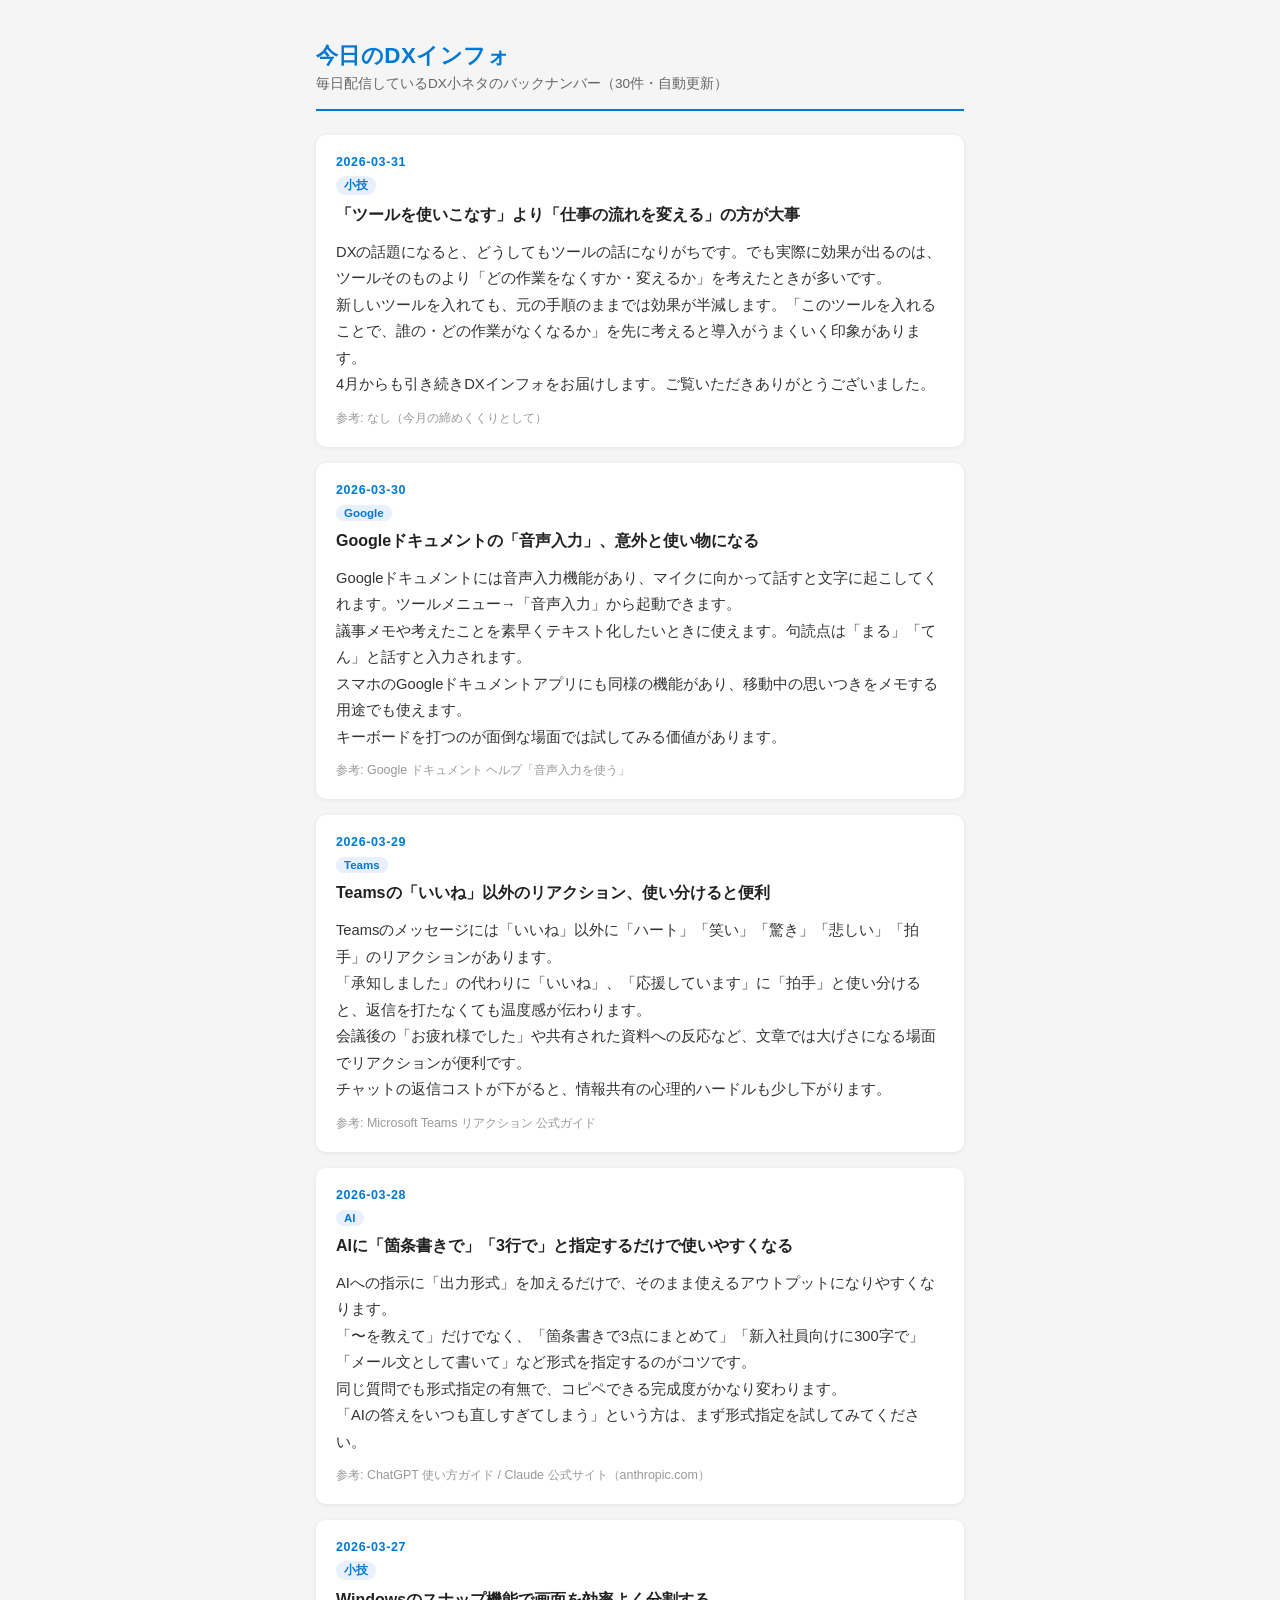
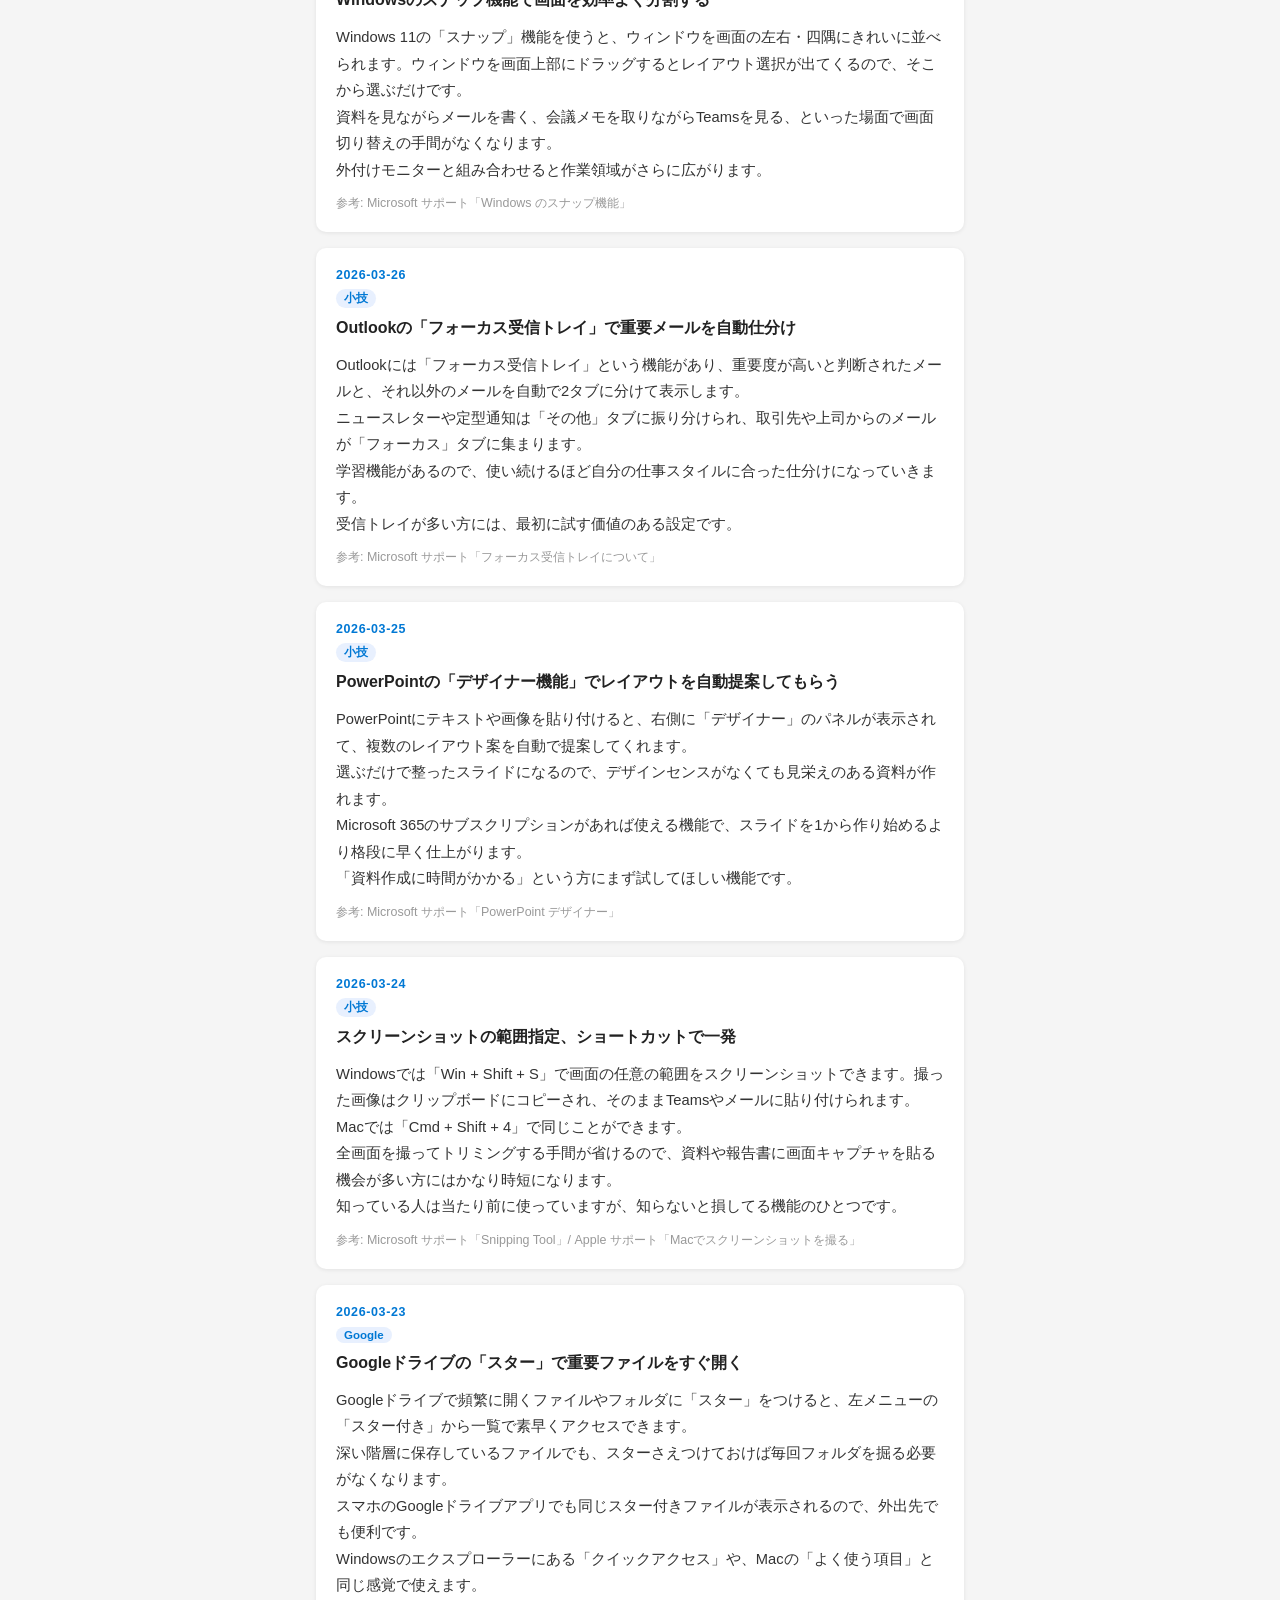
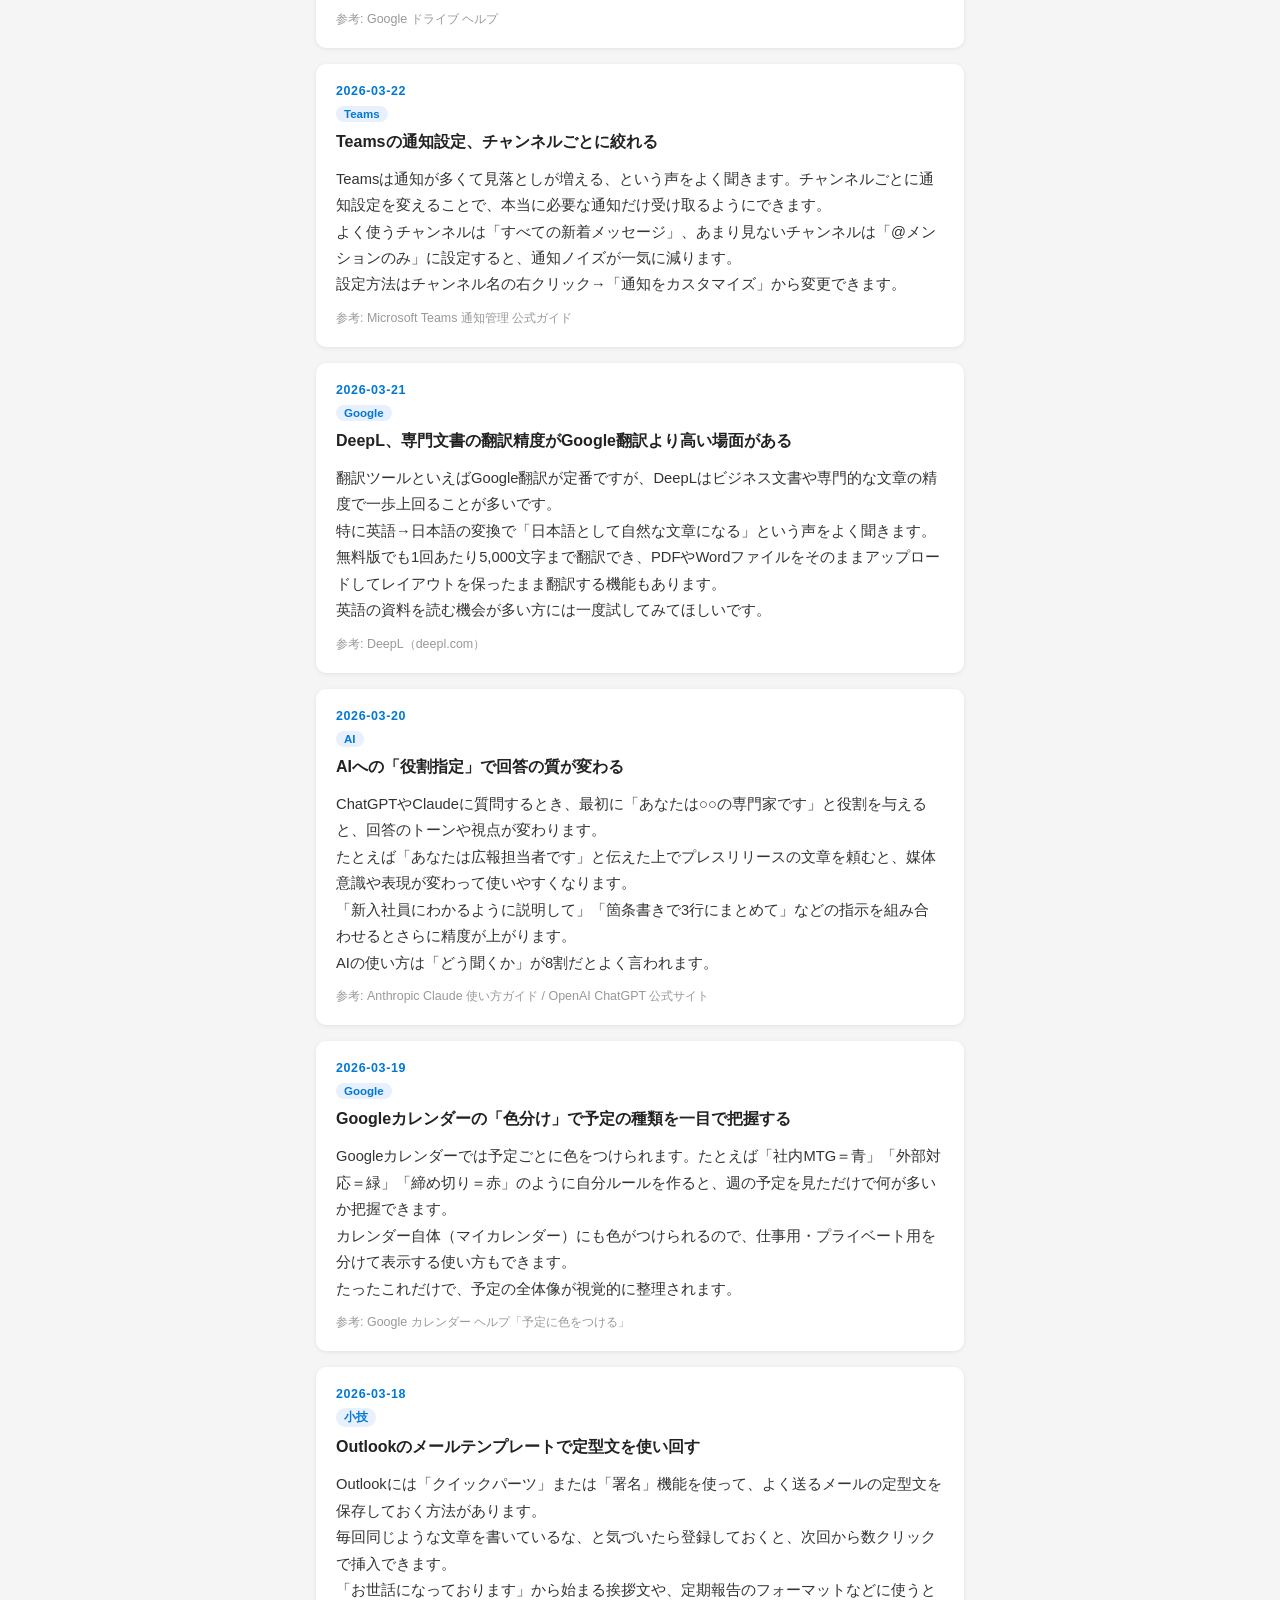
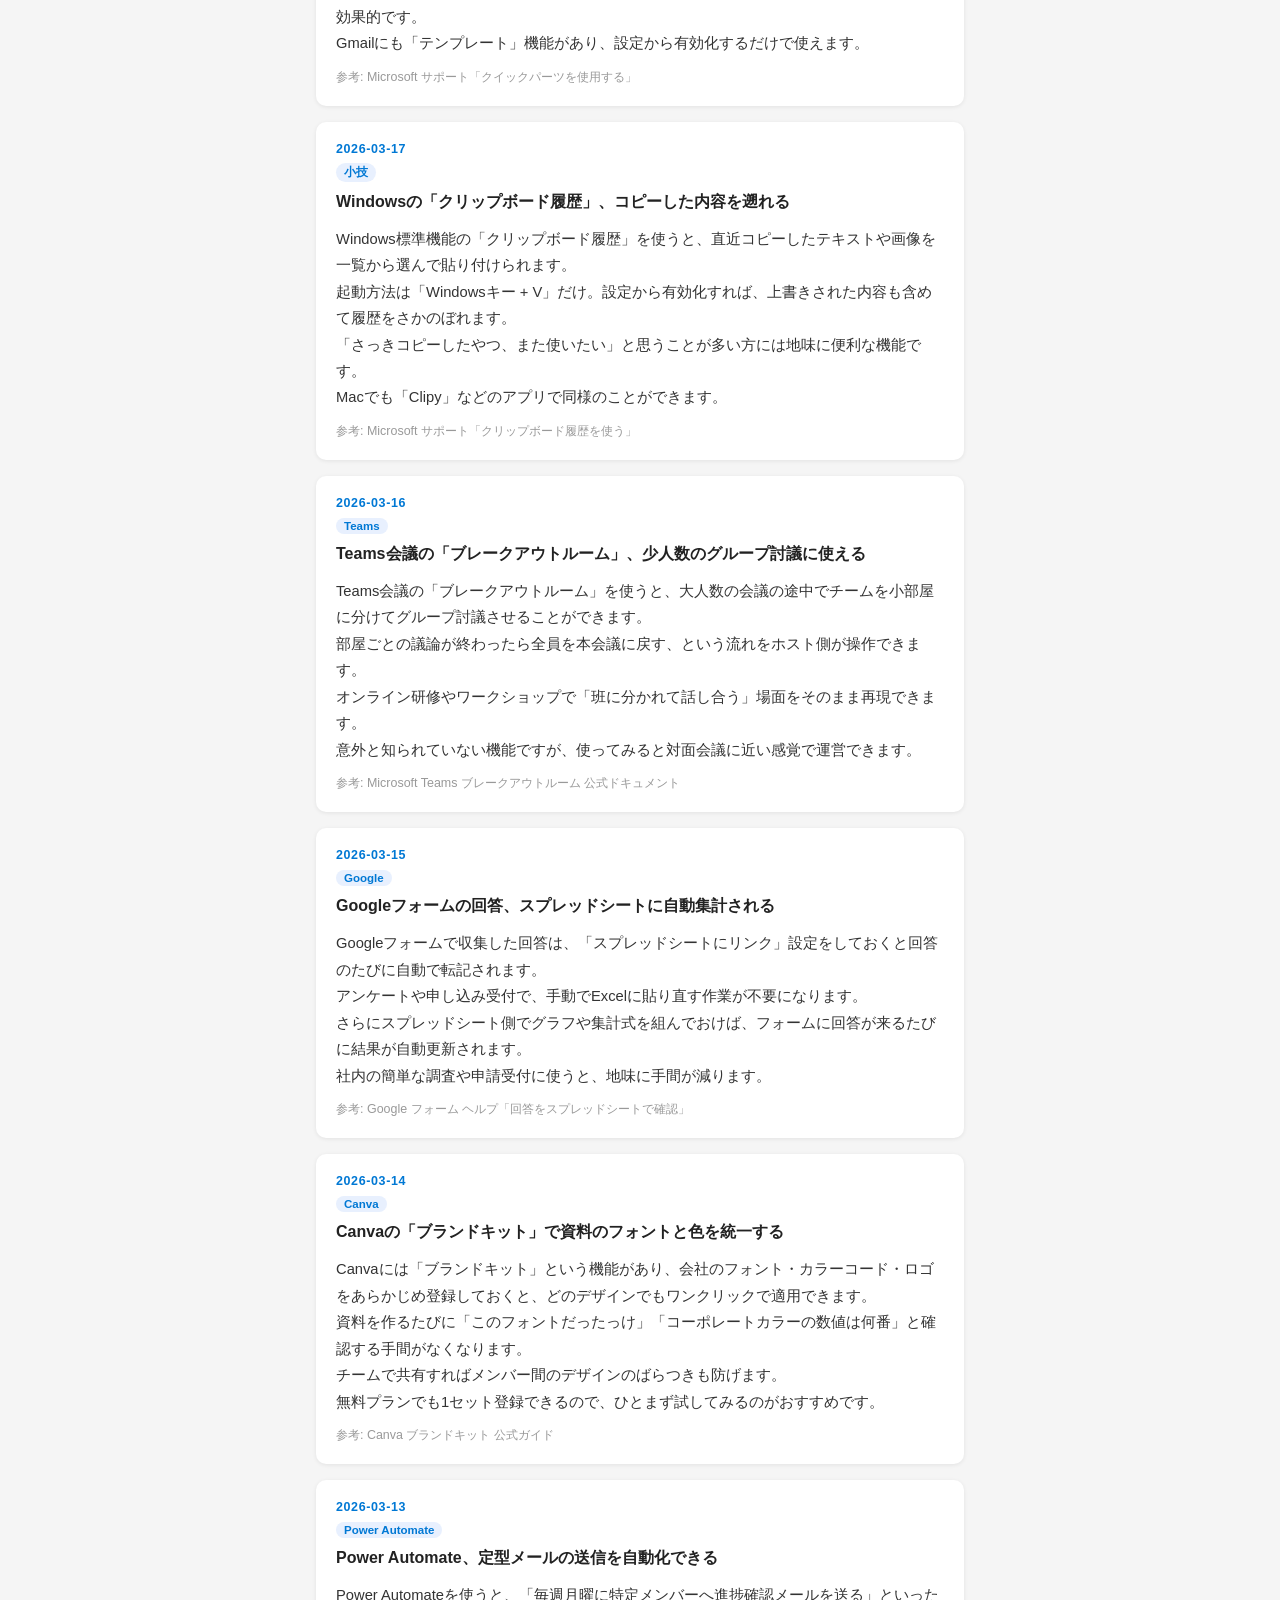
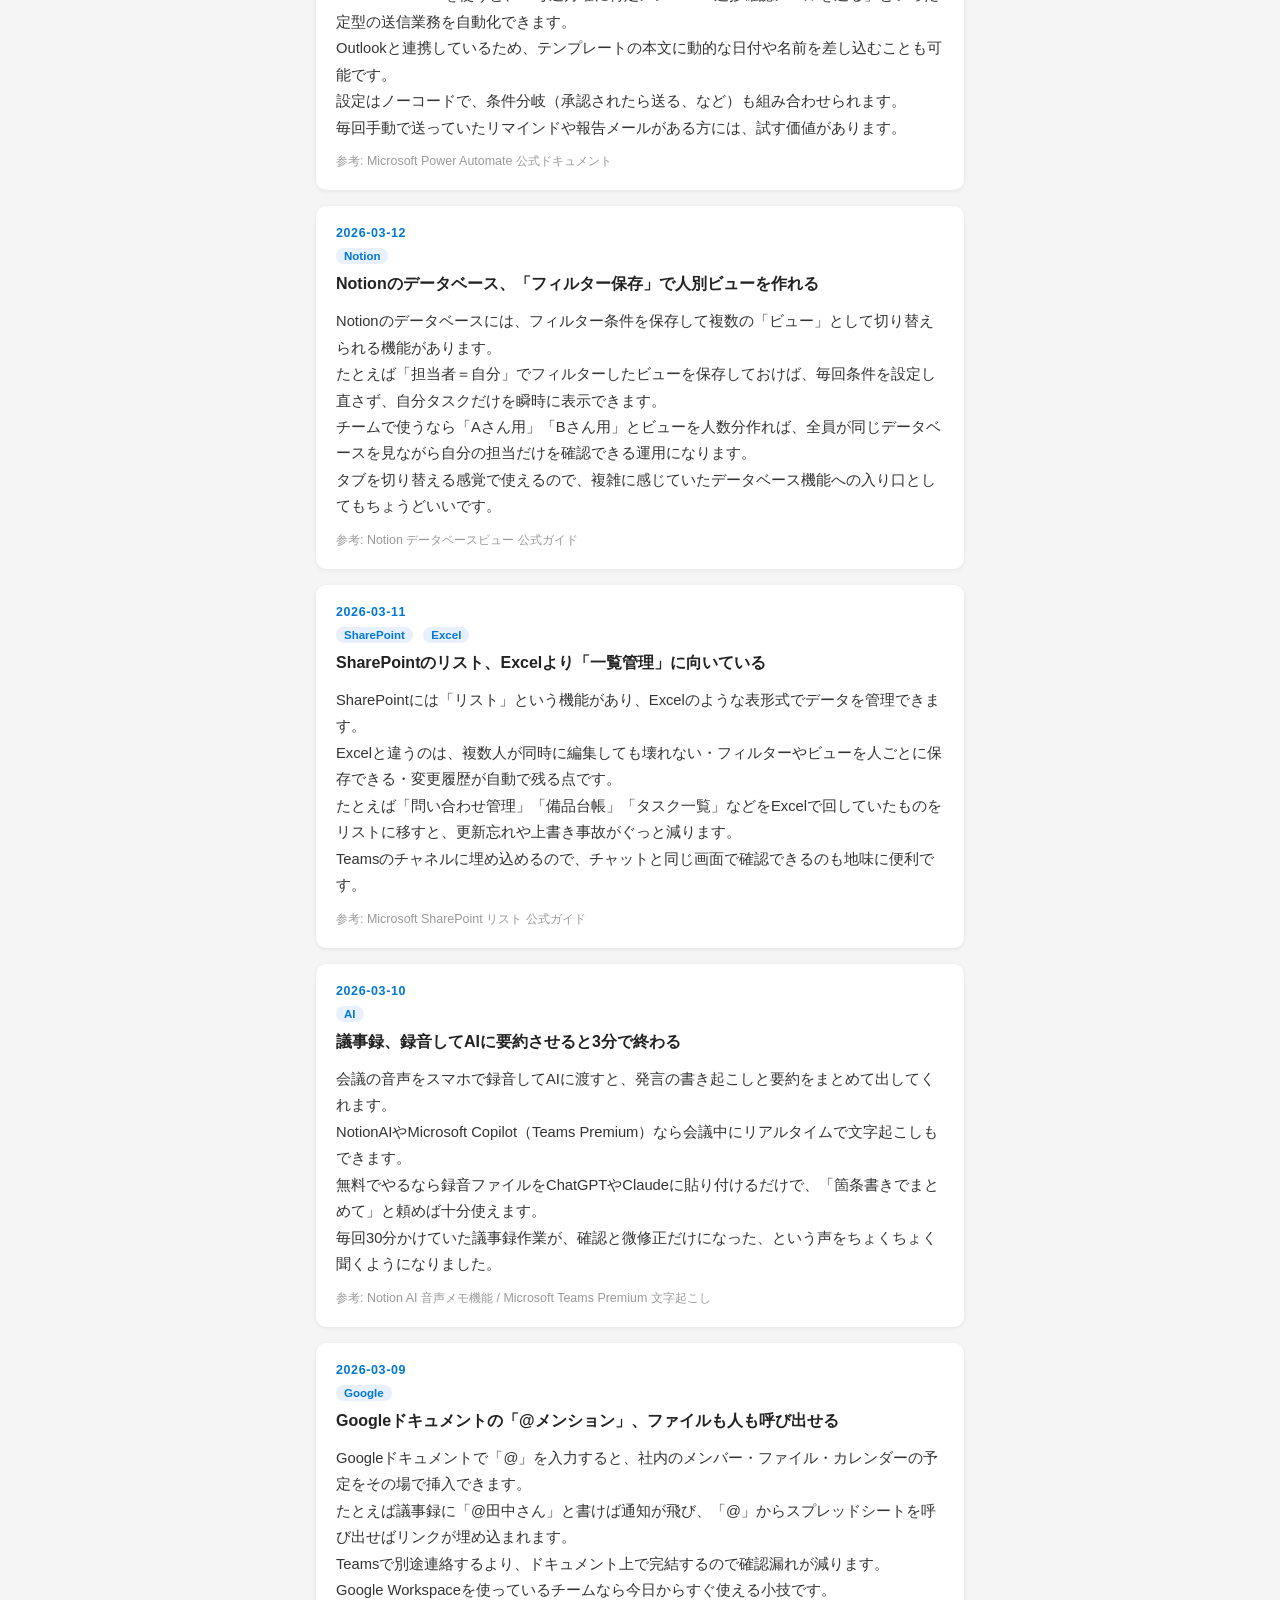
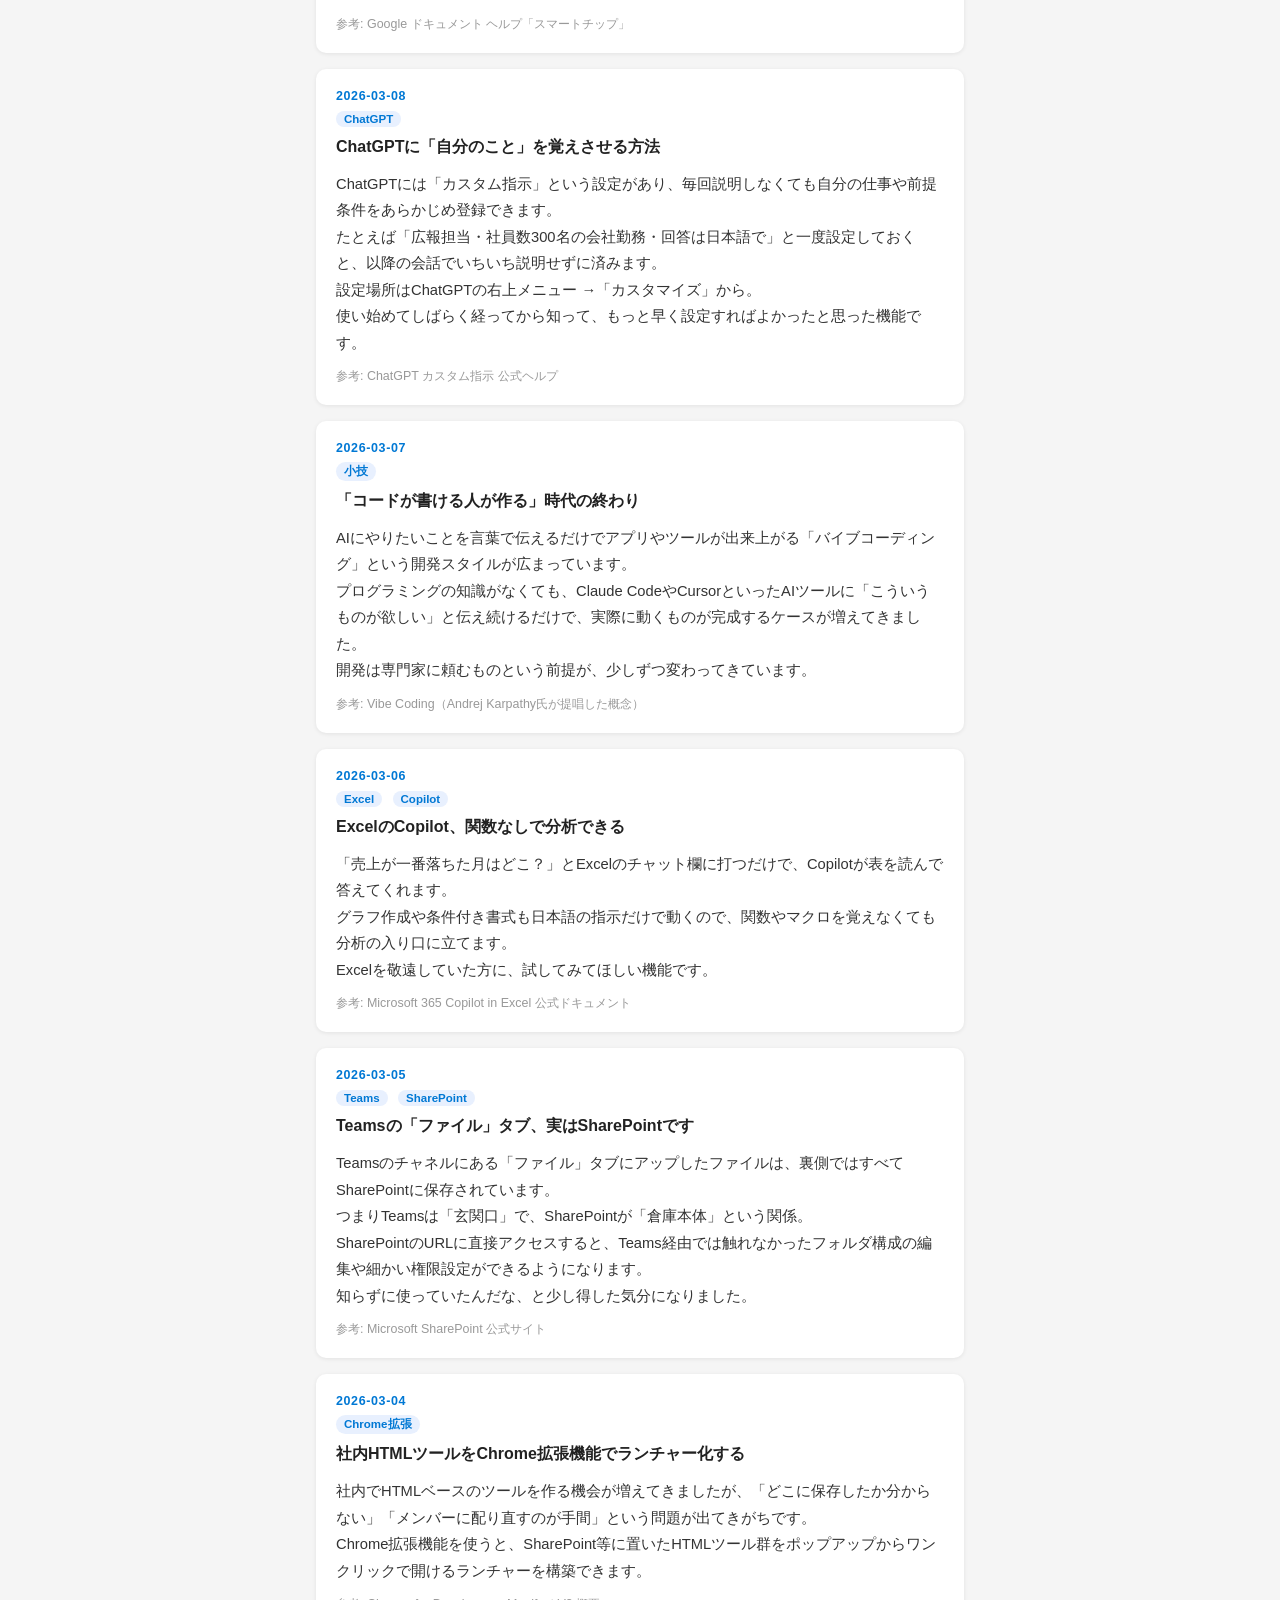
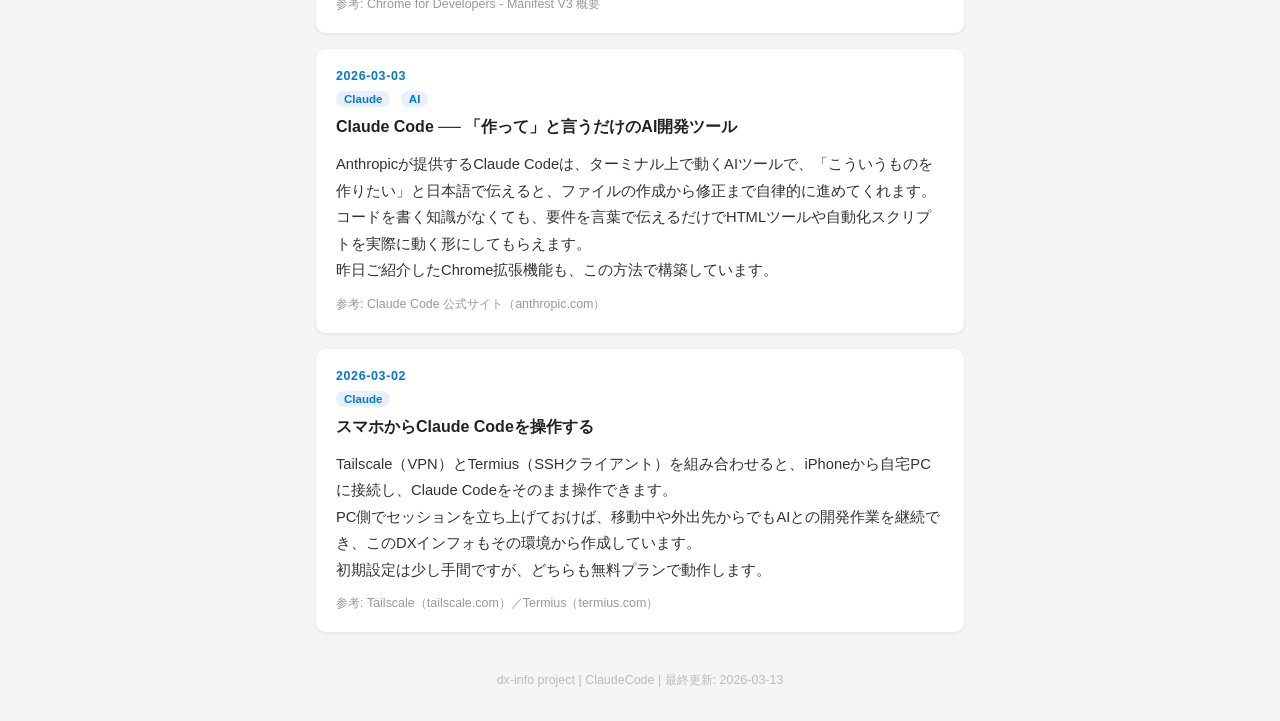
<file: tools/dx-info/index.html>
<!DOCTYPE html>
<html lang="ja">
<head>
  <meta charset="UTF-8">
  <meta name="viewport" content="width=device-width, initial-scale=1.0">
  <title>今日のDXインフォ バックナンバー</title>
  <style>
    * { box-sizing: border-box; margin: 0; padding: 0; }
    body {
      font-family: -apple-system, BlinkMacSystemFont, 'Hiragino Sans', 'Yu Gothic', sans-serif;
      background: #f5f5f5;
      color: #222;
      padding: 16px;
      max-width: 680px;
      margin: 0 auto;
    }
    header {
      padding: 24px 0 16px;
      border-bottom: 2px solid #0078d4;
      margin-bottom: 24px;
    }
    header h1 { font-size: 1.4rem; font-weight: 700; color: #0078d4; letter-spacing: 0.02em; }
    header p { font-size: 0.85rem; color: #666; margin-top: 4px; }
    .entry {
      background: #fff;
      border-radius: 10px;
      padding: 20px;
      margin-bottom: 16px;
      box-shadow: 0 1px 4px rgba(0,0,0,0.08);
    }
    .entry-date { font-size: 0.78rem; color: #0078d4; font-weight: 600; letter-spacing: 0.05em; margin-bottom: 6px; }
    .entry-title { font-size: 1rem; font-weight: 700; margin-bottom: 12px; line-height: 1.5; }
    .entry-body { font-size: 0.92rem; line-height: 1.8; color: #333; white-space: pre-wrap; }
    .entry-ref { font-size: 0.78rem; color: #999; margin-top: 12px; }
    .badge {
      display: inline-block;
      background: #e8f0fe;
      color: #0078d4;
      font-size: 0.72rem;
      font-weight: 600;
      padding: 2px 8px;
      border-radius: 20px;
      margin-right: 6px;
      margin-bottom: 8px;
    }
    footer { text-align: center; font-size: 0.78rem; color: #bbb; padding: 24px 0 16px; }
  </style>
</head>
<body>
<header>
  <h1>今日のDXインフォ</h1>
  <p>毎日配信しているDX小ネタのバックナンバー（30件・自動更新）</p>
</header>

<div class="entry">
  <div class="entry-date">2026-03-31</div>
  <span class="badge">小技</span>
  <div class="entry-title">「ツールを使いこなす」より「仕事の流れを変える」の方が大事</div>
  <div class="entry-body">DXの話題になると、どうしてもツールの話になりがちです。でも実際に効果が出るのは、ツールそのものより「どの作業をなくすか・変えるか」を考えたときが多いです。
新しいツールを入れても、元の手順のままでは効果が半減します。「このツールを入れることで、誰の・どの作業がなくなるか」を先に考えると導入がうまくいく印象があります。
4月からも引き続きDXインフォをお届けします。ご覧いただきありがとうございました。</div>
  <div class="entry-ref">参考: なし（今月の締めくくりとして）</div>
</div>

<div class="entry">
  <div class="entry-date">2026-03-30</div>
  <span class="badge">Google</span>
  <div class="entry-title">Googleドキュメントの「音声入力」、意外と使い物になる</div>
  <div class="entry-body">Googleドキュメントには音声入力機能があり、マイクに向かって話すと文字に起こしてくれます。ツールメニュー→「音声入力」から起動できます。
議事メモや考えたことを素早くテキスト化したいときに使えます。句読点は「まる」「てん」と話すと入力されます。
スマホのGoogleドキュメントアプリにも同様の機能があり、移動中の思いつきをメモする用途でも使えます。
キーボードを打つのが面倒な場面では試してみる価値があります。</div>
  <div class="entry-ref">参考: Google ドキュメント ヘルプ「音声入力を使う」</div>
</div>

<div class="entry">
  <div class="entry-date">2026-03-29</div>
  <span class="badge">Teams</span>
  <div class="entry-title">Teamsの「いいね」以外のリアクション、使い分けると便利</div>
  <div class="entry-body">Teamsのメッセージには「いいね」以外に「ハート」「笑い」「驚き」「悲しい」「拍手」のリアクションがあります。
「承知しました」の代わりに「いいね」、「応援しています」に「拍手」と使い分けると、返信を打たなくても温度感が伝わります。
会議後の「お疲れ様でした」や共有された資料への反応など、文章では大げさになる場面でリアクションが便利です。
チャットの返信コストが下がると、情報共有の心理的ハードルも少し下がります。</div>
  <div class="entry-ref">参考: Microsoft Teams リアクション 公式ガイド</div>
</div>

<div class="entry">
  <div class="entry-date">2026-03-28</div>
  <span class="badge">AI</span>
  <div class="entry-title">AIに「箇条書きで」「3行で」と指定するだけで使いやすくなる</div>
  <div class="entry-body">AIへの指示に「出力形式」を加えるだけで、そのまま使えるアウトプットになりやすくなります。
「〜を教えて」だけでなく、「箇条書きで3点にまとめて」「新入社員向けに300字で」「メール文として書いて」など形式を指定するのがコツです。
同じ質問でも形式指定の有無で、コピペできる完成度がかなり変わります。
「AIの答えをいつも直しすぎてしまう」という方は、まず形式指定を試してみてください。</div>
  <div class="entry-ref">参考: ChatGPT 使い方ガイド / Claude 公式サイト（anthropic.com）</div>
</div>

<div class="entry">
  <div class="entry-date">2026-03-27</div>
  <span class="badge">小技</span>
  <div class="entry-title">Windowsのスナップ機能で画面を効率よく分割する</div>
  <div class="entry-body">Windows 11の「スナップ」機能を使うと、ウィンドウを画面の左右・四隅にきれいに並べられます。ウィンドウを画面上部にドラッグするとレイアウト選択が出てくるので、そこから選ぶだけです。
資料を見ながらメールを書く、会議メモを取りながらTeamsを見る、といった場面で画面切り替えの手間がなくなります。
外付けモニターと組み合わせると作業領域がさらに広がります。</div>
  <div class="entry-ref">参考: Microsoft サポート「Windows のスナップ機能」</div>
</div>

<div class="entry">
  <div class="entry-date">2026-03-26</div>
  <span class="badge">小技</span>
  <div class="entry-title">Outlookの「フォーカス受信トレイ」で重要メールを自動仕分け</div>
  <div class="entry-body">Outlookには「フォーカス受信トレイ」という機能があり、重要度が高いと判断されたメールと、それ以外のメールを自動で2タブに分けて表示します。
ニュースレターや定型通知は「その他」タブに振り分けられ、取引先や上司からのメールが「フォーカス」タブに集まります。
学習機能があるので、使い続けるほど自分の仕事スタイルに合った仕分けになっていきます。
受信トレイが多い方には、最初に試す価値のある設定です。</div>
  <div class="entry-ref">参考: Microsoft サポート「フォーカス受信トレイについて」</div>
</div>

<div class="entry">
  <div class="entry-date">2026-03-25</div>
  <span class="badge">小技</span>
  <div class="entry-title">PowerPointの「デザイナー機能」でレイアウトを自動提案してもらう</div>
  <div class="entry-body">PowerPointにテキストや画像を貼り付けると、右側に「デザイナー」のパネルが表示されて、複数のレイアウト案を自動で提案してくれます。
選ぶだけで整ったスライドになるので、デザインセンスがなくても見栄えのある資料が作れます。
Microsoft 365のサブスクリプションがあれば使える機能で、スライドを1から作り始めるより格段に早く仕上がります。
「資料作成に時間がかかる」という方にまず試してほしい機能です。</div>
  <div class="entry-ref">参考: Microsoft サポート「PowerPoint デザイナー」</div>
</div>

<div class="entry">
  <div class="entry-date">2026-03-24</div>
  <span class="badge">小技</span>
  <div class="entry-title">スクリーンショットの範囲指定、ショートカットで一発</div>
  <div class="entry-body">Windowsでは「Win + Shift + S」で画面の任意の範囲をスクリーンショットできます。撮った画像はクリップボードにコピーされ、そのままTeamsやメールに貼り付けられます。
Macでは「Cmd + Shift + 4」で同じことができます。
全画面を撮ってトリミングする手間が省けるので、資料や報告書に画面キャプチャを貼る機会が多い方にはかなり時短になります。
知っている人は当たり前に使っていますが、知らないと損してる機能のひとつです。</div>
  <div class="entry-ref">参考: Microsoft サポート「Snipping Tool」/ Apple サポート「Macでスクリーンショットを撮る」</div>
</div>

<div class="entry">
  <div class="entry-date">2026-03-23</div>
  <span class="badge">Google</span>
  <div class="entry-title">Googleドライブの「スター」で重要ファイルをすぐ開く</div>
  <div class="entry-body">Googleドライブで頻繁に開くファイルやフォルダに「スター」をつけると、左メニューの「スター付き」から一覧で素早くアクセスできます。
深い階層に保存しているファイルでも、スターさえつけておけば毎回フォルダを掘る必要がなくなります。
スマホのGoogleドライブアプリでも同じスター付きファイルが表示されるので、外出先でも便利です。
Windowsのエクスプローラーにある「クイックアクセス」や、Macの「よく使う項目」と同じ感覚で使えます。</div>
  <div class="entry-ref">参考: Google ドライブ ヘルプ</div>
</div>

<div class="entry">
  <div class="entry-date">2026-03-22</div>
  <span class="badge">Teams</span>
  <div class="entry-title">Teamsの通知設定、チャンネルごとに絞れる</div>
  <div class="entry-body">Teamsは通知が多くて見落としが増える、という声をよく聞きます。チャンネルごとに通知設定を変えることで、本当に必要な通知だけ受け取るようにできます。
よく使うチャンネルは「すべての新着メッセージ」、あまり見ないチャンネルは「@メンションのみ」に設定すると、通知ノイズが一気に減ります。
設定方法はチャンネル名の右クリック→「通知をカスタマイズ」から変更できます。</div>
  <div class="entry-ref">参考: Microsoft Teams 通知管理 公式ガイド</div>
</div>

<div class="entry">
  <div class="entry-date">2026-03-21</div>
  <span class="badge">Google</span>
  <div class="entry-title">DeepL、専門文書の翻訳精度がGoogle翻訳より高い場面がある</div>
  <div class="entry-body">翻訳ツールといえばGoogle翻訳が定番ですが、DeepLはビジネス文書や専門的な文章の精度で一歩上回ることが多いです。
特に英語→日本語の変換で「日本語として自然な文章になる」という声をよく聞きます。
無料版でも1回あたり5,000文字まで翻訳でき、PDFやWordファイルをそのままアップロードしてレイアウトを保ったまま翻訳する機能もあります。
英語の資料を読む機会が多い方には一度試してみてほしいです。</div>
  <div class="entry-ref">参考: DeepL（deepl.com）</div>
</div>

<div class="entry">
  <div class="entry-date">2026-03-20</div>
  <span class="badge">AI</span>
  <div class="entry-title">AIへの「役割指定」で回答の質が変わる</div>
  <div class="entry-body">ChatGPTやClaudeに質問するとき、最初に「あなたは○○の専門家です」と役割を与えると、回答のトーンや視点が変わります。
たとえば「あなたは広報担当者です」と伝えた上でプレスリリースの文章を頼むと、媒体意識や表現が変わって使いやすくなります。
「新入社員にわかるように説明して」「箇条書きで3行にまとめて」などの指示を組み合わせるとさらに精度が上がります。
AIの使い方は「どう聞くか」が8割だとよく言われます。</div>
  <div class="entry-ref">参考: Anthropic Claude 使い方ガイド / OpenAI ChatGPT 公式サイト</div>
</div>

<div class="entry">
  <div class="entry-date">2026-03-19</div>
  <span class="badge">Google</span>
  <div class="entry-title">Googleカレンダーの「色分け」で予定の種類を一目で把握する</div>
  <div class="entry-body">Googleカレンダーでは予定ごとに色をつけられます。たとえば「社内MTG＝青」「外部対応＝緑」「締め切り＝赤」のように自分ルールを作ると、週の予定を見ただけで何が多いか把握できます。
カレンダー自体（マイカレンダー）にも色がつけられるので、仕事用・プライベート用を分けて表示する使い方もできます。
たったこれだけで、予定の全体像が視覚的に整理されます。</div>
  <div class="entry-ref">参考: Google カレンダー ヘルプ「予定に色をつける」</div>
</div>

<div class="entry">
  <div class="entry-date">2026-03-18</div>
  <span class="badge">小技</span>
  <div class="entry-title">Outlookのメールテンプレートで定型文を使い回す</div>
  <div class="entry-body">Outlookには「クイックパーツ」または「署名」機能を使って、よく送るメールの定型文を保存しておく方法があります。
毎回同じような文章を書いているな、と気づいたら登録しておくと、次回から数クリックで挿入できます。
「お世話になっております」から始まる挨拶文や、定期報告のフォーマットなどに使うと効果的です。
Gmailにも「テンプレート」機能があり、設定から有効化するだけで使えます。</div>
  <div class="entry-ref">参考: Microsoft サポート「クイックパーツを使用する」</div>
</div>

<div class="entry">
  <div class="entry-date">2026-03-17</div>
  <span class="badge">小技</span>
  <div class="entry-title">Windowsの「クリップボード履歴」、コピーした内容を遡れる</div>
  <div class="entry-body">Windows標準機能の「クリップボード履歴」を使うと、直近コピーしたテキストや画像を一覧から選んで貼り付けられます。
起動方法は「Windowsキー + V」だけ。設定から有効化すれば、上書きされた内容も含めて履歴をさかのぼれます。
「さっきコピーしたやつ、また使いたい」と思うことが多い方には地味に便利な機能です。
Macでも「Clipy」などのアプリで同様のことができます。</div>
  <div class="entry-ref">参考: Microsoft サポート「クリップボード履歴を使う」</div>
</div>

<div class="entry">
  <div class="entry-date">2026-03-16</div>
  <span class="badge">Teams</span>
  <div class="entry-title">Teams会議の「ブレークアウトルーム」、少人数のグループ討議に使える</div>
  <div class="entry-body">Teams会議の「ブレークアウトルーム」を使うと、大人数の会議の途中でチームを小部屋に分けてグループ討議させることができます。
部屋ごとの議論が終わったら全員を本会議に戻す、という流れをホスト側が操作できます。
オンライン研修やワークショップで「班に分かれて話し合う」場面をそのまま再現できます。
意外と知られていない機能ですが、使ってみると対面会議に近い感覚で運営できます。</div>
  <div class="entry-ref">参考: Microsoft Teams ブレークアウトルーム 公式ドキュメント</div>
</div>

<div class="entry">
  <div class="entry-date">2026-03-15</div>
  <span class="badge">Google</span>
  <div class="entry-title">Googleフォームの回答、スプレッドシートに自動集計される</div>
  <div class="entry-body">Googleフォームで収集した回答は、「スプレッドシートにリンク」設定をしておくと回答のたびに自動で転記されます。
アンケートや申し込み受付で、手動でExcelに貼り直す作業が不要になります。
さらにスプレッドシート側でグラフや集計式を組んでおけば、フォームに回答が来るたびに結果が自動更新されます。
社内の簡単な調査や申請受付に使うと、地味に手間が減ります。</div>
  <div class="entry-ref">参考: Google フォーム ヘルプ「回答をスプレッドシートで確認」</div>
</div>

<div class="entry">
  <div class="entry-date">2026-03-14</div>
  <span class="badge">Canva</span>
  <div class="entry-title">Canvaの「ブランドキット」で資料のフォントと色を統一する</div>
  <div class="entry-body">Canvaには「ブランドキット」という機能があり、会社のフォント・カラーコード・ロゴをあらかじめ登録しておくと、どのデザインでもワンクリックで適用できます。
資料を作るたびに「このフォントだったっけ」「コーポレートカラーの数値は何番」と確認する手間がなくなります。
チームで共有すればメンバー間のデザインのばらつきも防げます。
無料プランでも1セット登録できるので、ひとまず試してみるのがおすすめです。</div>
  <div class="entry-ref">参考: Canva ブランドキット 公式ガイド</div>
</div>

<div class="entry">
  <div class="entry-date">2026-03-13</div>
  <span class="badge">Power Automate</span>
  <div class="entry-title">Power Automate、定型メールの送信を自動化できる</div>
  <div class="entry-body">Power Automateを使うと、「毎週月曜に特定メンバーへ進捗確認メールを送る」といった定型の送信業務を自動化できます。
Outlookと連携しているため、テンプレートの本文に動的な日付や名前を差し込むことも可能です。
設定はノーコードで、条件分岐（承認されたら送る、など）も組み合わせられます。
毎回手動で送っていたリマインドや報告メールがある方には、試す価値があります。</div>
  <div class="entry-ref">参考: Microsoft Power Automate 公式ドキュメント</div>
</div>

<div class="entry">
  <div class="entry-date">2026-03-12</div>
  <span class="badge">Notion</span>
  <div class="entry-title">Notionのデータベース、「フィルター保存」で人別ビューを作れる</div>
  <div class="entry-body">Notionのデータベースには、フィルター条件を保存して複数の「ビュー」として切り替えられる機能があります。
たとえば「担当者＝自分」でフィルターしたビューを保存しておけば、毎回条件を設定し直さず、自分タスクだけを瞬時に表示できます。
チームで使うなら「Aさん用」「Bさん用」とビューを人数分作れば、全員が同じデータベースを見ながら自分の担当だけを確認できる運用になります。
タブを切り替える感覚で使えるので、複雑に感じていたデータベース機能への入り口としてもちょうどいいです。</div>
  <div class="entry-ref">参考: Notion データベースビュー 公式ガイド</div>
</div>

<div class="entry">
  <div class="entry-date">2026-03-11</div>
  <span class="badge">SharePoint</span>
    <span class="badge">Excel</span>
  <div class="entry-title">SharePointのリスト、Excelより「一覧管理」に向いている</div>
  <div class="entry-body">SharePointには「リスト」という機能があり、Excelのような表形式でデータを管理できます。
Excelと違うのは、複数人が同時に編集しても壊れない・フィルターやビューを人ごとに保存できる・変更履歴が自動で残る点です。
たとえば「問い合わせ管理」「備品台帳」「タスク一覧」などをExcelで回していたものをリストに移すと、更新忘れや上書き事故がぐっと減ります。
Teamsのチャネルに埋め込めるので、チャットと同じ画面で確認できるのも地味に便利です。</div>
  <div class="entry-ref">参考: Microsoft SharePoint リスト 公式ガイド</div>
</div>

<div class="entry">
  <div class="entry-date">2026-03-10</div>
  <span class="badge">AI</span>
  <div class="entry-title">議事録、録音してAIに要約させると3分で終わる</div>
  <div class="entry-body">会議の音声をスマホで録音してAIに渡すと、発言の書き起こしと要約をまとめて出してくれます。
NotionAIやMicrosoft Copilot（Teams Premium）なら会議中にリアルタイムで文字起こしもできます。
無料でやるなら録音ファイルをChatGPTやClaudeに貼り付けるだけで、「箇条書きでまとめて」と頼めば十分使えます。
毎回30分かけていた議事録作業が、確認と微修正だけになった、という声をちょくちょく聞くようになりました。</div>
  <div class="entry-ref">参考: Notion AI 音声メモ機能 / Microsoft Teams Premium 文字起こし</div>
</div>

<div class="entry">
  <div class="entry-date">2026-03-09</div>
  <span class="badge">Google</span>
  <div class="entry-title">Googleドキュメントの「@メンション」、ファイルも人も呼び出せる</div>
  <div class="entry-body">Googleドキュメントで「@」を入力すると、社内のメンバー・ファイル・カレンダーの予定をその場で挿入できます。
たとえば議事録に「@田中さん」と書けば通知が飛び、「@」からスプレッドシートを呼び出せばリンクが埋め込まれます。
Teamsで別途連絡するより、ドキュメント上で完結するので確認漏れが減ります。
Google Workspaceを使っているチームなら今日からすぐ使える小技です。</div>
  <div class="entry-ref">参考: Google ドキュメント ヘルプ「スマートチップ」</div>
</div>

<div class="entry">
  <div class="entry-date">2026-03-08</div>
  <span class="badge">ChatGPT</span>
  <div class="entry-title">ChatGPTに「自分のこと」を覚えさせる方法</div>
  <div class="entry-body">ChatGPTには「カスタム指示」という設定があり、毎回説明しなくても自分の仕事や前提条件をあらかじめ登録できます。
たとえば「広報担当・社員数300名の会社勤務・回答は日本語で」と一度設定しておくと、以降の会話でいちいち説明せずに済みます。
設定場所はChatGPTの右上メニュー →「カスタマイズ」から。
使い始めてしばらく経ってから知って、もっと早く設定すればよかったと思った機能です。</div>
  <div class="entry-ref">参考: ChatGPT カスタム指示 公式ヘルプ</div>
</div>

<div class="entry">
  <div class="entry-date">2026-03-07</div>
  <span class="badge">小技</span>
  <div class="entry-title">「コードが書ける人が作る」時代の終わり</div>
  <div class="entry-body">AIにやりたいことを言葉で伝えるだけでアプリやツールが出来上がる「バイブコーディング」という開発スタイルが広まっています。
プログラミングの知識がなくても、Claude CodeやCursorといったAIツールに「こういうものが欲しい」と伝え続けるだけで、実際に動くものが完成するケースが増えてきました。
開発は専門家に頼むものという前提が、少しずつ変わってきています。</div>
  <div class="entry-ref">参考: Vibe Coding（Andrej Karpathy氏が提唱した概念）</div>
</div>

<div class="entry">
  <div class="entry-date">2026-03-06</div>
  <span class="badge">Excel</span>
    <span class="badge">Copilot</span>
  <div class="entry-title">ExcelのCopilot、関数なしで分析できる</div>
  <div class="entry-body">「売上が一番落ちた月はどこ？」とExcelのチャット欄に打つだけで、Copilotが表を読んで答えてくれます。
グラフ作成や条件付き書式も日本語の指示だけで動くので、関数やマクロを覚えなくても分析の入り口に立てます。
Excelを敬遠していた方に、試してみてほしい機能です。</div>
  <div class="entry-ref">参考: Microsoft 365 Copilot in Excel 公式ドキュメント</div>
</div>

<div class="entry">
  <div class="entry-date">2026-03-05</div>
  <span class="badge">Teams</span>
    <span class="badge">SharePoint</span>
  <div class="entry-title">Teamsの「ファイル」タブ、実はSharePointです</div>
  <div class="entry-body">Teamsのチャネルにある「ファイル」タブにアップしたファイルは、裏側ではすべてSharePointに保存されています。
つまりTeamsは「玄関口」で、SharePointが「倉庫本体」という関係。
SharePointのURLに直接アクセスすると、Teams経由では触れなかったフォルダ構成の編集や細かい権限設定ができるようになります。
知らずに使っていたんだな、と少し得した気分になりました。</div>
  <div class="entry-ref">参考: Microsoft SharePoint 公式サイト</div>
</div>

<div class="entry">
  <div class="entry-date">2026-03-04</div>
  <span class="badge">Chrome拡張</span>
  <div class="entry-title">社内HTMLツールをChrome拡張機能でランチャー化する</div>
  <div class="entry-body">社内でHTMLベースのツールを作る機会が増えてきましたが、「どこに保存したか分からない」「メンバーに配り直すのが手間」という問題が出てきがちです。
Chrome拡張機能を使うと、SharePoint等に置いたHTMLツール群をポップアップからワンクリックで開けるランチャーを構築できます。</div>
  <div class="entry-ref">参考: Chrome for Developers - Manifest V3 概要</div>
</div>

<div class="entry">
  <div class="entry-date">2026-03-03</div>
  <span class="badge">Claude</span>
    <span class="badge">AI</span>
  <div class="entry-title">Claude Code ── 「作って」と言うだけのAI開発ツール</div>
  <div class="entry-body">Anthropicが提供するClaude Codeは、ターミナル上で動くAIツールで、「こういうものを作りたい」と日本語で伝えると、ファイルの作成から修正まで自律的に進めてくれます。
コードを書く知識がなくても、要件を言葉で伝えるだけでHTMLツールや自動化スクリプトを実際に動く形にしてもらえます。
昨日ご紹介したChrome拡張機能も、この方法で構築しています。</div>
  <div class="entry-ref">参考: Claude Code 公式サイト（anthropic.com）</div>
</div>

<div class="entry">
  <div class="entry-date">2026-03-02</div>
  <span class="badge">Claude</span>
  <div class="entry-title">スマホからClaude Codeを操作する</div>
  <div class="entry-body">Tailscale（VPN）とTermius（SSHクライアント）を組み合わせると、iPhoneから自宅PCに接続し、Claude Codeをそのまま操作できます。
PC側でセッションを立ち上げておけば、移動中や外出先からでもAIとの開発作業を継続でき、このDXインフォもその環境から作成しています。
初期設定は少し手間ですが、どちらも無料プランで動作します。</div>
  <div class="entry-ref">参考: Tailscale（tailscale.com）／Termius（termius.com）</div>
</div>

<footer>dx-info project | ClaudeCode | 最終更新: 2026-03-13</footer>
</body>
</html>
</file>
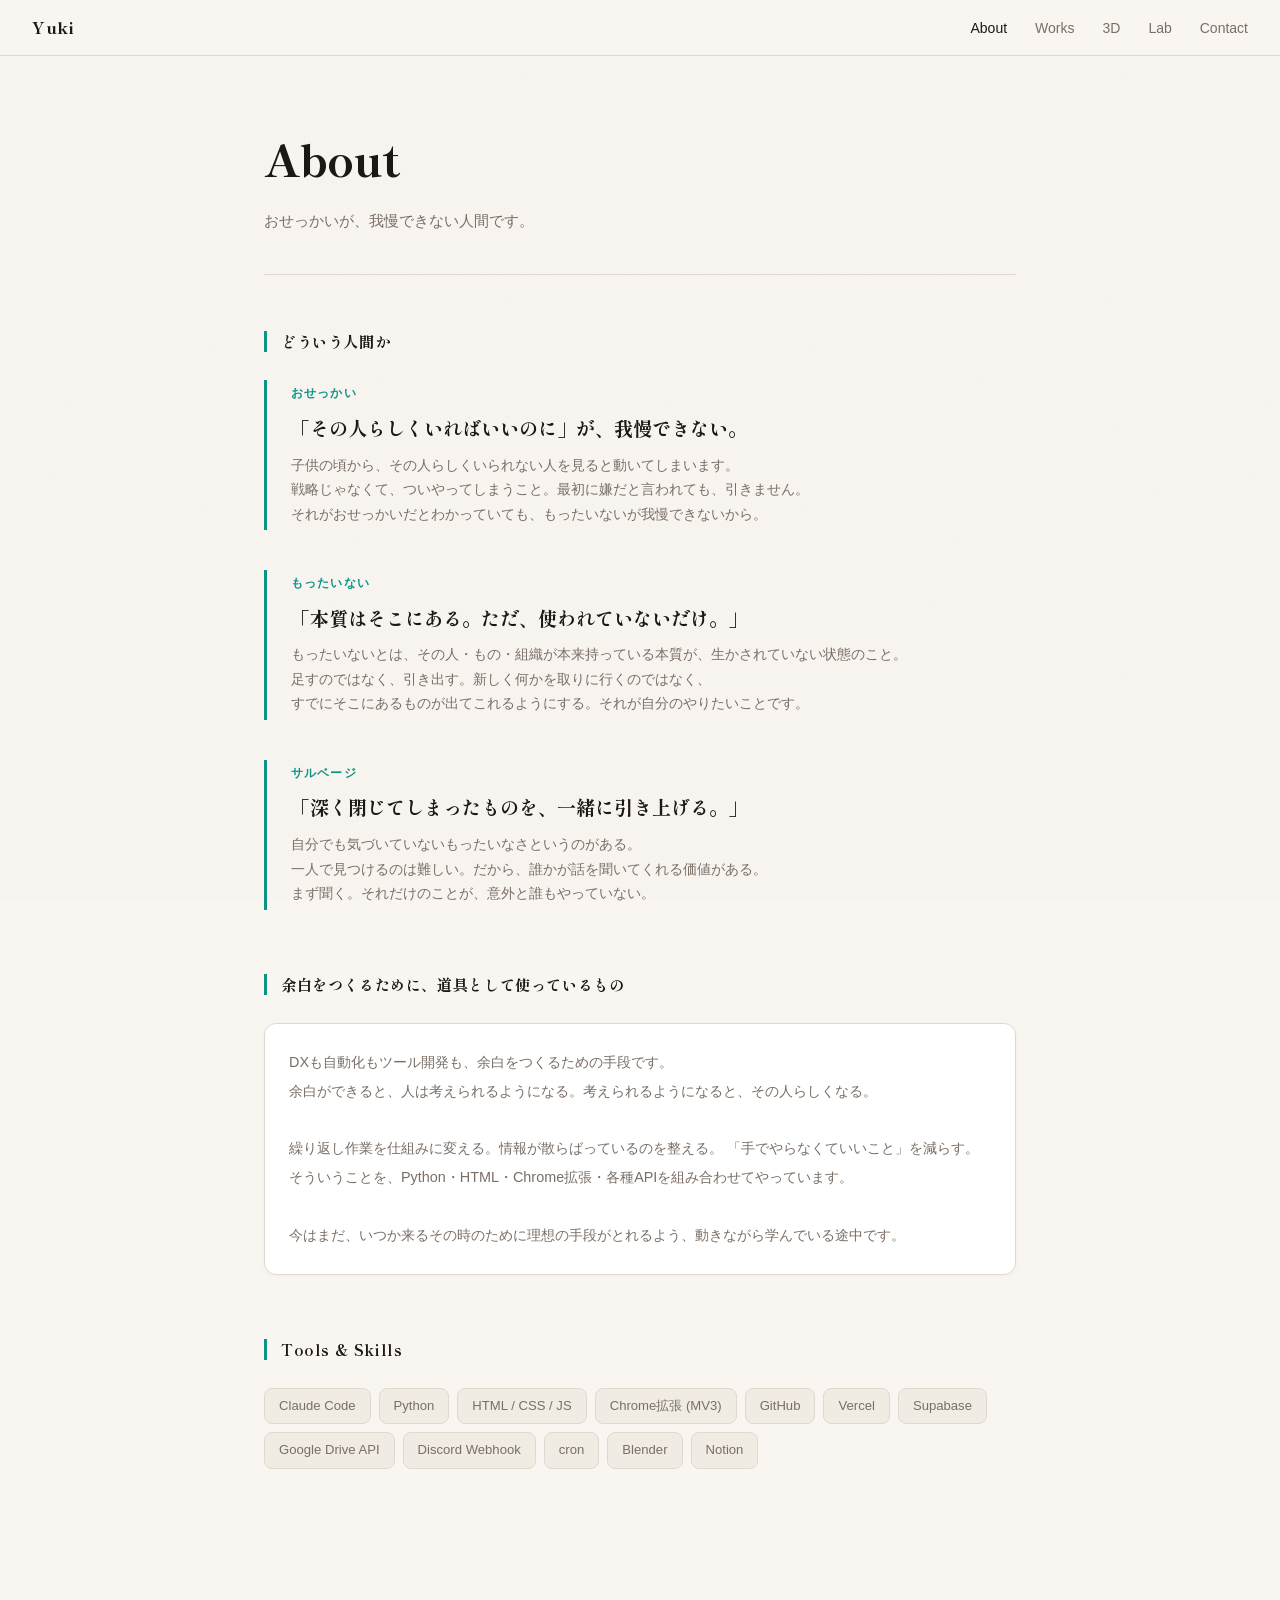
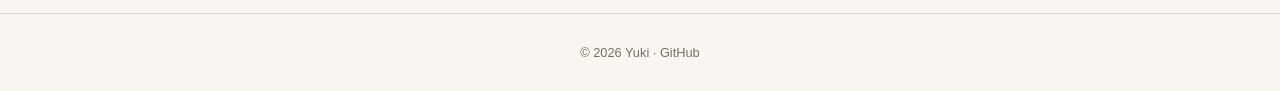
<file: about.html>
<!DOCTYPE html>
<html lang="ja">
<head>
  <meta charset="UTF-8">
  <meta name="viewport" content="width=device-width, initial-scale=1.0">
  <title>About | Yuki</title>

  <!-- OGP / SNS共有 -->
  <meta property="og:type" content="website">
  <meta property="og:url" content="https://yuki-lm92.github.io/about.html">
  <meta property="og:title" content="About | Yuki">
  <meta property="og:description" content="おせっかいが、我慢できない人間です。">
  <meta property="og:image" content="https://yuki-lm92.github.io/og-image.svg">
  <meta name="twitter:card" content="summary_large_image">
  <meta name="twitter:title" content="About | Yuki">
  <meta name="twitter:description" content="おせっかいが、我慢できない人間です。">
  <meta name="twitter:image" content="https://yuki-lm92.github.io/og-image.svg">
  <meta name="description" content="おせっかいが、我慢できない人間です。">
  <link rel="icon" href="favicon.svg" type="image/svg+xml">
  <link rel="stylesheet" href="css/style.css">
</head>
<body>

<nav>
  <a href="index.html" class="nav-logo">Yuki</a>
  <button class="nav-toggle" aria-label="メニューを開く" aria-expanded="false" onclick="toggleNav()">☰</button>
  <ul class="nav-links">
    <li><a href="about.html">About</a></li>
    <li><a href="works.html">Works</a></li>
    <li><a href="3d.html">3D</a></li>
    <li><a href="lab.html">Lab</a></li>
    <li><a href="contact.html">Contact</a></li>
  </ul>
</nav>

<main>
  <div class="page-hero">
    <h1>About</h1>
    <p>おせっかいが、我慢できない人間です。</p>
  </div>

  <section>
    <h2 class="section-title">どういう人間か</h2>

    <div class="philosophy-block">
      <div class="label">おせっかい</div>
      <div class="quote">「その人らしくいればいいのに」が、我慢できない。</div>
      <p>子供の頃から、その人らしくいられない人を見ると動いてしまいます。<br>
      戦略じゃなくて、ついやってしまうこと。最初に嫌だと言われても、引きません。<br>
      それがおせっかいだとわかっていても、もったいないが我慢できないから。</p>
    </div>

    <div class="philosophy-block">
      <div class="label">もったいない</div>
      <div class="quote">「本質はそこにある。ただ、使われていないだけ。」</div>
      <p>もったいないとは、その人・もの・組織が本来持っている本質が、生かされていない状態のこと。<br>
      足すのではなく、引き出す。新しく何かを取りに行くのではなく、<br>
      すでにそこにあるものが出てこれるようにする。それが自分のやりたいことです。</p>
    </div>

    <div class="philosophy-block">
      <div class="label">サルベージ</div>
      <div class="quote">「深く閉じてしまったものを、一緒に引き上げる。」</div>
      <p>自分でも気づいていないもったいなさというのがある。<br>
      一人で見つけるのは難しい。だから、誰かが話を聞いてくれる価値がある。<br>
      まず聞く。それだけのことが、意外と誰もやっていない。</p>
    </div>
  </section>

  <section>
    <h2 class="section-title">余白をつくるために、道具として使っているもの</h2>

    <div class="card">
      <div class="card-body" style="margin-bottom:0; line-height:2;">
        DXも自動化もツール開発も、余白をつくるための手段です。<br>
        余白ができると、人は考えられるようになる。考えられるようになると、その人らしくなる。<br><br>
        繰り返し作業を仕組みに変える。情報が散らばっているのを整える。
        「手でやらなくていいこと」を減らす。そういうことを、Python・HTML・Chrome拡張・各種APIを組み合わせてやっています。<br><br>
        <span style="color:var(--muted);">今はまだ、いつか来るその時のために理想の手段がとれるよう、動きながら学んでいる途中です。</span>
      </div>
    </div>
  </section>

  <section>
    <h2 class="section-title">Tools & Skills</h2>
    <div class="skills-wrap">
      <span class="skill-tag">Claude Code</span>
      <span class="skill-tag">Python</span>
      <span class="skill-tag">HTML / CSS / JS</span>
      <span class="skill-tag">Chrome拡張 (MV3)</span>
      <span class="skill-tag">GitHub</span>
      <span class="skill-tag">Vercel</span>
      <span class="skill-tag">Supabase</span>
      <span class="skill-tag">Google Drive API</span>
      <span class="skill-tag">Discord Webhook</span>
      <span class="skill-tag">cron</span>
      <span class="skill-tag">Blender</span>
      <span class="skill-tag">Notion</span>
    </div>
  </section>
</main>

<footer>
  © 2026 Yuki · <a href="https://github.com/Yuki-LM92" style="color:var(--muted); text-decoration:none;" target="_blank">GitHub</a>
</footer>

<script>
  document.querySelectorAll('.nav-links a').forEach(a => {
    if (a.href === location.href) a.classList.add('active');
  });
</script>

<script src="js/scroll-anim.js"></script>
<script src="js/nav.js"></script>
</body>
</html>
</file>
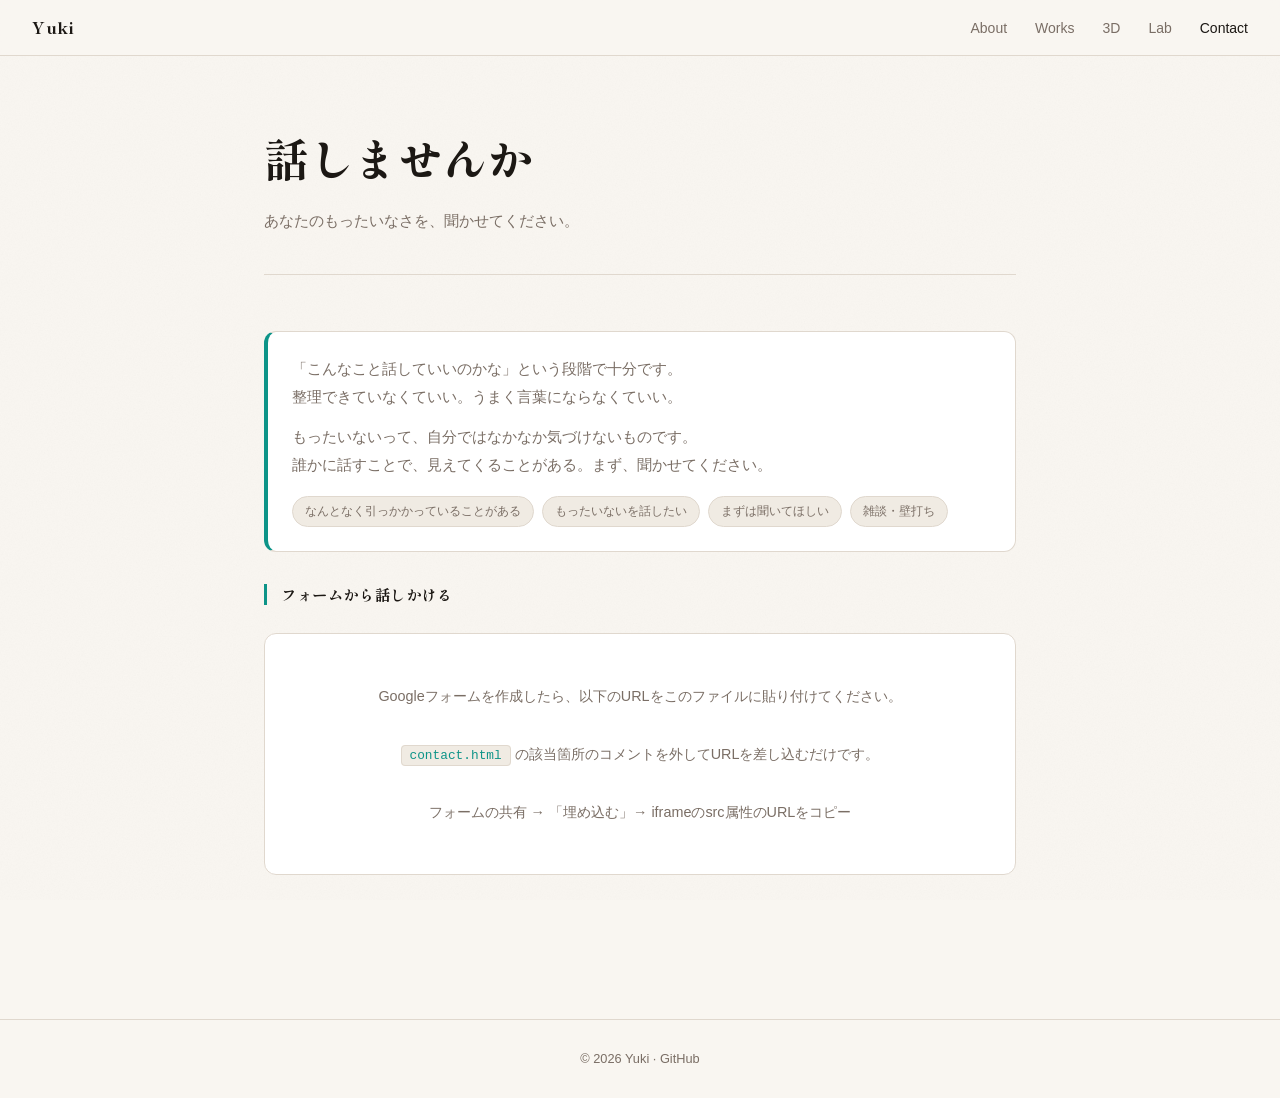
<file: contact.html>
<!DOCTYPE html>
<html lang="ja">
<head>
  <meta charset="UTF-8">
  <meta name="viewport" content="width=device-width, initial-scale=1.0">
  <title>Contact | Yuki</title>

  <!-- OGP / SNS共有 -->
  <meta property="og:type" content="website">
  <meta property="og:url" content="https://yuki-lm92.github.io/contact.html">
  <meta property="og:title" content="Contact | Yuki">
  <meta property="og:description" content="あなたのもったいなさを、聞かせてください。">
  <meta property="og:image" content="https://yuki-lm92.github.io/og-image.svg">
  <meta name="twitter:card" content="summary_large_image">
  <meta name="description" content="あなたのもったいなさを、聞かせてください。">
  <link rel="icon" href="favicon.svg" type="image/svg+xml">
  <link rel="stylesheet" href="css/style.css">
  <style>
    .contact-intro {
      background: var(--surface);
      border: 1px solid var(--border);
      border-left: 4px solid var(--accent);
      border-radius: var(--radius);
      padding: 24px;
      margin-bottom: 32px;
    }

    .contact-intro p {
      font-size: 0.92rem;
      color: var(--muted);
      line-height: 1.9;
    }

    .contact-intro p + p { margin-top: 12px; }

    .contact-tags {
      display: flex;
      flex-wrap: wrap;
      gap: 8px;
      margin-top: 16px;
    }

    .contact-tag {
      background: var(--surface2);
      border: 1px solid var(--border);
      color: var(--muted);
      font-size: 0.78rem;
      padding: 4px 12px;
      border-radius: 20px;
    }

    .form-wrap {
      background: var(--surface);
      border: 1px solid var(--border);
      border-radius: var(--radius);
      overflow: hidden;
    }

    .form-wrap iframe {
      width: 100%;
      min-height: 640px;
      border: none;
      display: block;
      /* Google フォームのデフォルト白背景を最小限に */
      background: white;
    }

    .form-placeholder {
      padding: 48px 24px;
      text-align: center;
      color: var(--muted);
      font-size: 0.9rem;
      line-height: 2;
    }

    .form-placeholder code {
      background: var(--surface2);
      border: 1px solid var(--border);
      color: var(--accent);
      font-size: 0.8rem;
      padding: 2px 8px;
      border-radius: 4px;
    }
  </style>
</head>
<body>

<nav>
  <a href="index.html" class="nav-logo">Yuki</a>
  <button class="nav-toggle" aria-label="メニューを開く" aria-expanded="false" onclick="toggleNav()">☰</button>
  <ul class="nav-links">
    <li><a href="about.html">About</a></li>
    <li><a href="works.html">Works</a></li>
    <li><a href="3d.html">3D</a></li>
    <li><a href="lab.html">Lab</a></li>
    <li><a href="contact.html">Contact</a></li>
  </ul>
</nav>

<main>
  <div class="page-hero">
    <h1>話しませんか</h1>
    <p>あなたのもったいなさを、聞かせてください。</p>
  </div>

  <div class="contact-intro">
    <p>
      「こんなこと話していいのかな」という段階で十分です。<br>
      整理できていなくていい。うまく言葉にならなくていい。
    </p>
    <p>
      もったいないって、自分ではなかなか気づけないものです。<br>
      誰かに話すことで、見えてくることがある。まず、聞かせてください。
    </p>
    <div class="contact-tags">
      <span class="contact-tag">なんとなく引っかかっていることがある</span>
      <span class="contact-tag">もったいないを話したい</span>
      <span class="contact-tag">まずは聞いてほしい</span>
      <span class="contact-tag">雑談・壁打ち</span>
    </div>
  </div>

  <section>
    <h2 class="section-title">フォームから話しかける</h2>
    <div class="form-wrap">
      <!-- ↓ GoogleフォームのURLをここに貼り付けてください -->
      <!-- <iframe src="https://docs.google.com/forms/d/e/XXXXXXXX/viewform?embedded=true" title="お問い合わせフォーム"></iframe> -->

      <div class="form-placeholder">
        Googleフォームを作成したら、以下のURLをこのファイルに貼り付けてください。<br><br>
        <code>contact.html</code> の該当箇所のコメントを外してURLを差し込むだけです。<br><br>
        フォームの共有 → 「埋め込む」→ iframeのsrc属性のURLをコピー
      </div>
    </div>
  </section>
</main>

<footer>
  © 2026 Yuki · <a href="https://github.com/Yuki-LM92" style="color:var(--muted); text-decoration:none;" target="_blank">GitHub</a>
</footer>

<script>
  document.querySelectorAll('.nav-links a').forEach(a => {
    if (a.href === location.href) a.classList.add('active');
  });
</script>

<script src="js/scroll-anim.js"></script>
<script src="js/nav.js"></script>
</body>
</html>
</file>
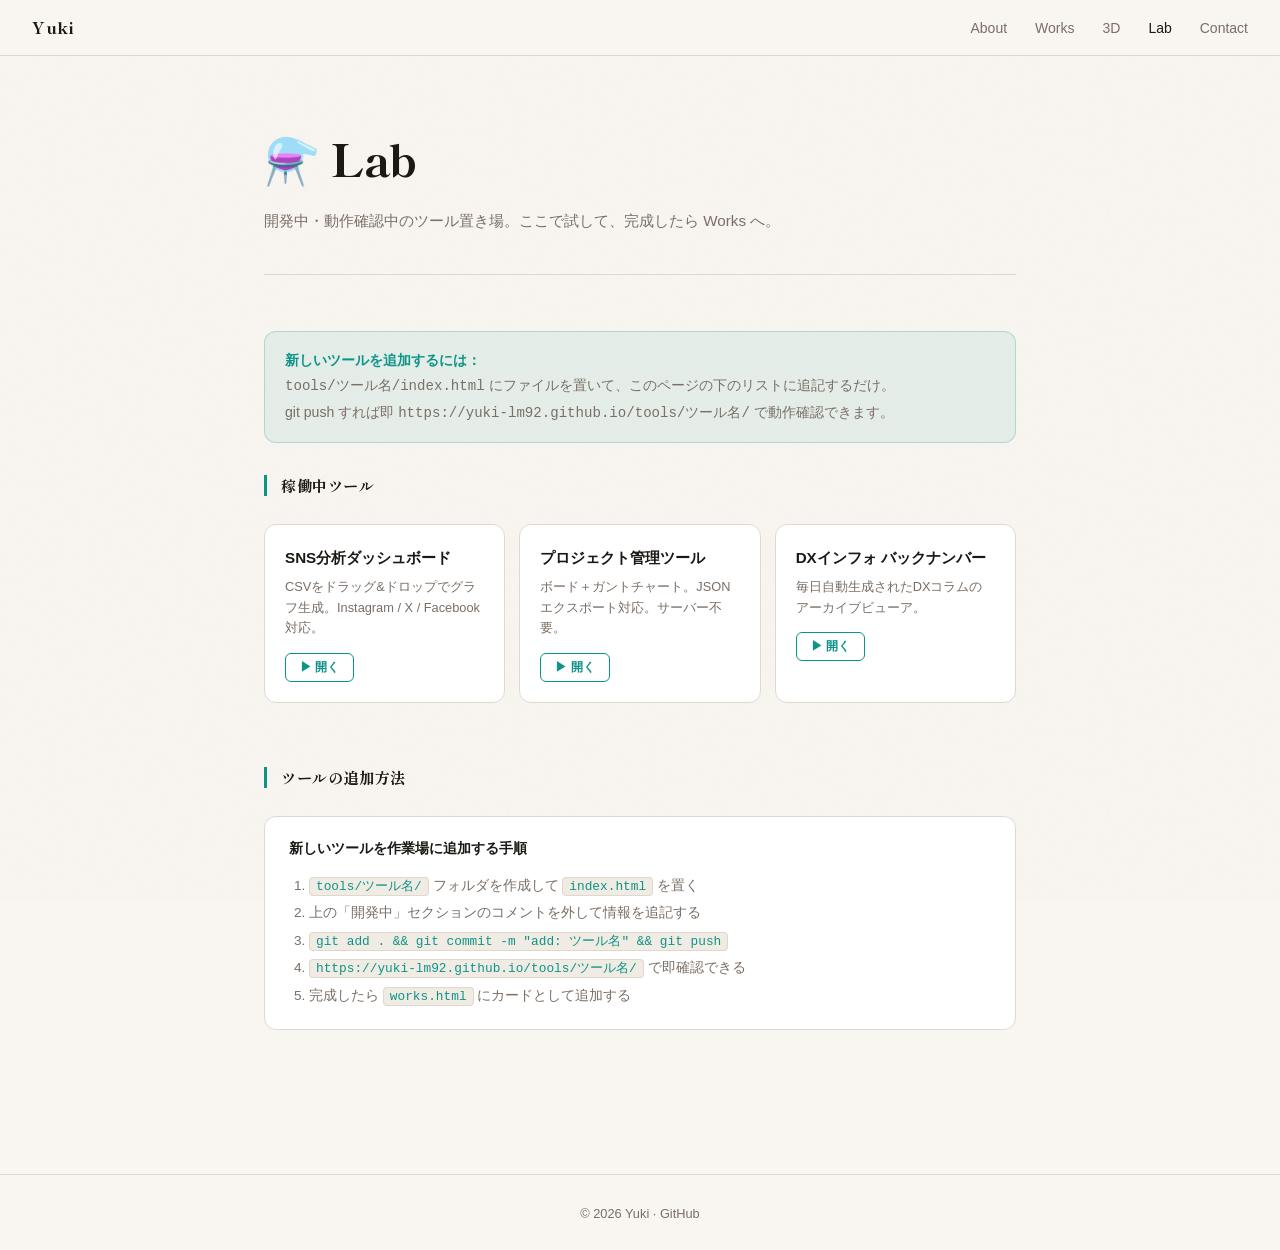
<file: lab.html>
<!DOCTYPE html>
<html lang="ja">
<head>
  <meta charset="UTF-8">
  <meta name="viewport" content="width=device-width, initial-scale=1.0">
  <title>Lab | Yuki</title>

  <!-- OGP / SNS共有 -->
  <meta property="og:type" content="website">
  <meta property="og:url" content="https://yuki-lm92.github.io/lab.html">
  <meta property="og:title" content="Lab | Yuki">
  <meta property="og:description" content="開発中・動作確認中のツール置き場。ここで試して、完成したらWorksへ。">
  <meta property="og:image" content="https://yuki-lm92.github.io/og-image.svg">
  <meta name="twitter:card" content="summary_large_image">
  <meta name="twitter:title" content="Lab | Yuki">
  <meta name="twitter:description" content="開発中・動作確認中のツール置き場。ここで試して、完成したらWorksへ。">
  <meta name="twitter:image" content="https://yuki-lm92.github.io/og-image.svg">
  <meta name="description" content="開発中・動作確認中のツール置き場。ここで試して、完成したらWorksへ。">
  <link rel="icon" href="favicon.svg" type="image/svg+xml">
  <link rel="stylesheet" href="css/style.css">
  <style>
    .lab-hero-note {
      background: rgba(13, 148, 136, 0.08);
      border: 1px solid rgba(13, 148, 136, 0.25);
      border-radius: var(--radius);
      padding: 16px 20px;
      font-size: 0.88rem;
      color: var(--muted);
      margin-bottom: 32px;
      line-height: 1.8;
    }

    .lab-hero-note strong { color: var(--accent); }

    .tool-grid {
      display: grid;
      grid-template-columns: repeat(auto-fill, minmax(220px, 1fr));
      gap: 14px;
    }

    .tool-card {
      background: var(--surface);
      border: 1px solid var(--border);
      border-radius: var(--radius);
      padding: 20px;
      transition: border-color 0.2s, transform 0.2s;
    }

    .tool-card:hover {
      border-color: var(--accent);
      transform: translateY(-2px);
    }

    .tool-card-name {
      font-size: 0.95rem;
      font-weight: 700;
      color: var(--text);
      margin-bottom: 6px;
    }

    .tool-card-desc {
      font-size: 0.8rem;
      color: var(--muted);
      margin-bottom: 14px;
      line-height: 1.6;
    }

    .tool-card-actions {
      display: flex;
      gap: 8px;
    }

    /* 追加方法のコードブロック */
    .add-guide {
      background: var(--surface);
      border: 1px solid var(--border);
      border-radius: var(--radius);
      padding: 20px 24px;
    }

    .add-guide h3 {
      font-size: 0.85rem;
      font-weight: 700;
      color: var(--text);
      margin-bottom: 12px;
    }

    .add-guide ol {
      padding-left: 20px;
      font-size: 0.85rem;
      color: var(--muted);
      line-height: 2;
    }

    .add-guide code {
      background: var(--surface2);
      border: 1px solid var(--border);
      color: var(--accent);
      font-size: 0.8rem;
      padding: 1px 6px;
      border-radius: 4px;
      font-family: 'SF Mono', 'Menlo', monospace;
    }
  </style>
</head>
<body>

<!-- プレビューモーダル -->
<div id="preview-modal" class="preview-modal">
  <div class="preview-modal-header">
    <span class="preview-modal-title" id="preview-title"></span>
    <div class="preview-modal-actions">
      <a id="preview-newtab" href="#" target="_blank">別タブで開く ↗</a>
      <button class="preview-close" onclick="closePreview()">✕</button>
    </div>
  </div>
  <iframe id="preview-iframe" src="" title="ツールプレビュー"></iframe>
</div>

<nav>
  <a href="index.html" class="nav-logo">Yuki</a>
  <button class="nav-toggle" aria-label="メニューを開く" aria-expanded="false" onclick="toggleNav()">☰</button>
  <ul class="nav-links">
    <li><a href="about.html">About</a></li>
    <li><a href="works.html">Works</a></li>
    <li><a href="3d.html">3D</a></li>
    <li><a href="lab.html">Lab</a></li>
    <li><a href="contact.html">Contact</a></li>
  </ul>
</nav>

<main>
  <div class="page-hero">
    <h1>⚗️ Lab</h1>
    <p>開発中・動作確認中のツール置き場。ここで試して、完成したら Works へ。</p>
  </div>

  <div class="lab-hero-note">
    <strong>新しいツールを追加するには：</strong><br>
    <code>tools/ツール名/index.html</code> にファイルを置いて、このページの下のリストに追記するだけ。<br>
    git push すれば即 <code>https://yuki-lm92.github.io/tools/ツール名/</code> で動作確認できます。
  </div>

  <section>
    <h2 class="section-title">稼働中ツール</h2>
    <div class="tool-grid">

      <div class="tool-card">
        <div class="tool-card-name">SNS分析ダッシュボード</div>
        <div class="tool-card-desc">CSVをドラッグ&amp;ドロップでグラフ生成。Instagram / X / Facebook対応。</div>
        <div class="tool-card-actions">
          <button class="btn-preview" onclick="openPreview('tools/sns-dashboard/index.html', 'SNS分析ダッシュボード')">▶ 開く</button>
        </div>
      </div>

      <div class="tool-card">
        <div class="tool-card-name">プロジェクト管理ツール</div>
        <div class="tool-card-desc">ボード＋ガントチャート。JSONエクスポート対応。サーバー不要。</div>
        <div class="tool-card-actions">
          <button class="btn-preview" onclick="openPreview('tools/project-manager/index.html', 'プロジェクト管理ツール')">▶ 開く</button>
        </div>
      </div>

      <div class="tool-card">
        <div class="tool-card-name">DXインフォ バックナンバー</div>
        <div class="tool-card-desc">毎日自動生成されたDXコラムのアーカイブビューア。</div>
        <div class="tool-card-actions">
          <button class="btn-preview" onclick="openPreview('tools/dx-info/index.html', 'DXインフォ バックナンバー')">▶ 開く</button>
        </div>
      </div>

    </div>
  </section>

  <!-- 開発中ツールはここに追加 -->
  <!--
  <section>
    <h2 class="section-title">開発中</h2>
    <div class="tool-grid">
      <div class="tool-card">
        <div class="tool-card-name">新ツール名</div>
        <div class="tool-card-desc">説明文</div>
        <div class="tool-card-actions">
          <button class="btn-preview" onclick="openPreview('tools/new-tool/index.html', '新ツール名')">▶ 開く</button>
        </div>
      </div>
    </div>
  </section>
  -->

  <section>
    <h2 class="section-title">ツールの追加方法</h2>
    <div class="add-guide">
      <h3>新しいツールを作業場に追加する手順</h3>
      <ol>
        <li><code>tools/ツール名/</code> フォルダを作成して <code>index.html</code> を置く</li>
        <li>上の「開発中」セクションのコメントを外して情報を追記する</li>
        <li><code>git add . && git commit -m "add: ツール名" && git push</code></li>
        <li><code>https://yuki-lm92.github.io/tools/ツール名/</code> で即確認できる</li>
        <li>完成したら <code>works.html</code> にカードとして追加する</li>
      </ol>
    </div>
  </section>
</main>

<footer>
  © 2026 Yuki · <a href="https://github.com/Yuki-LM92" style="color:var(--muted); text-decoration:none;" target="_blank">GitHub</a>
</footer>

<script src="js/preview.js"></script>
<script>
  document.querySelectorAll('.nav-links a').forEach(a => {
    if (a.href === location.href) a.classList.add('active');
  });
</script>

<script src="js/scroll-anim.js"></script>
<script src="js/nav.js"></script>
</body>
</html>
</file>
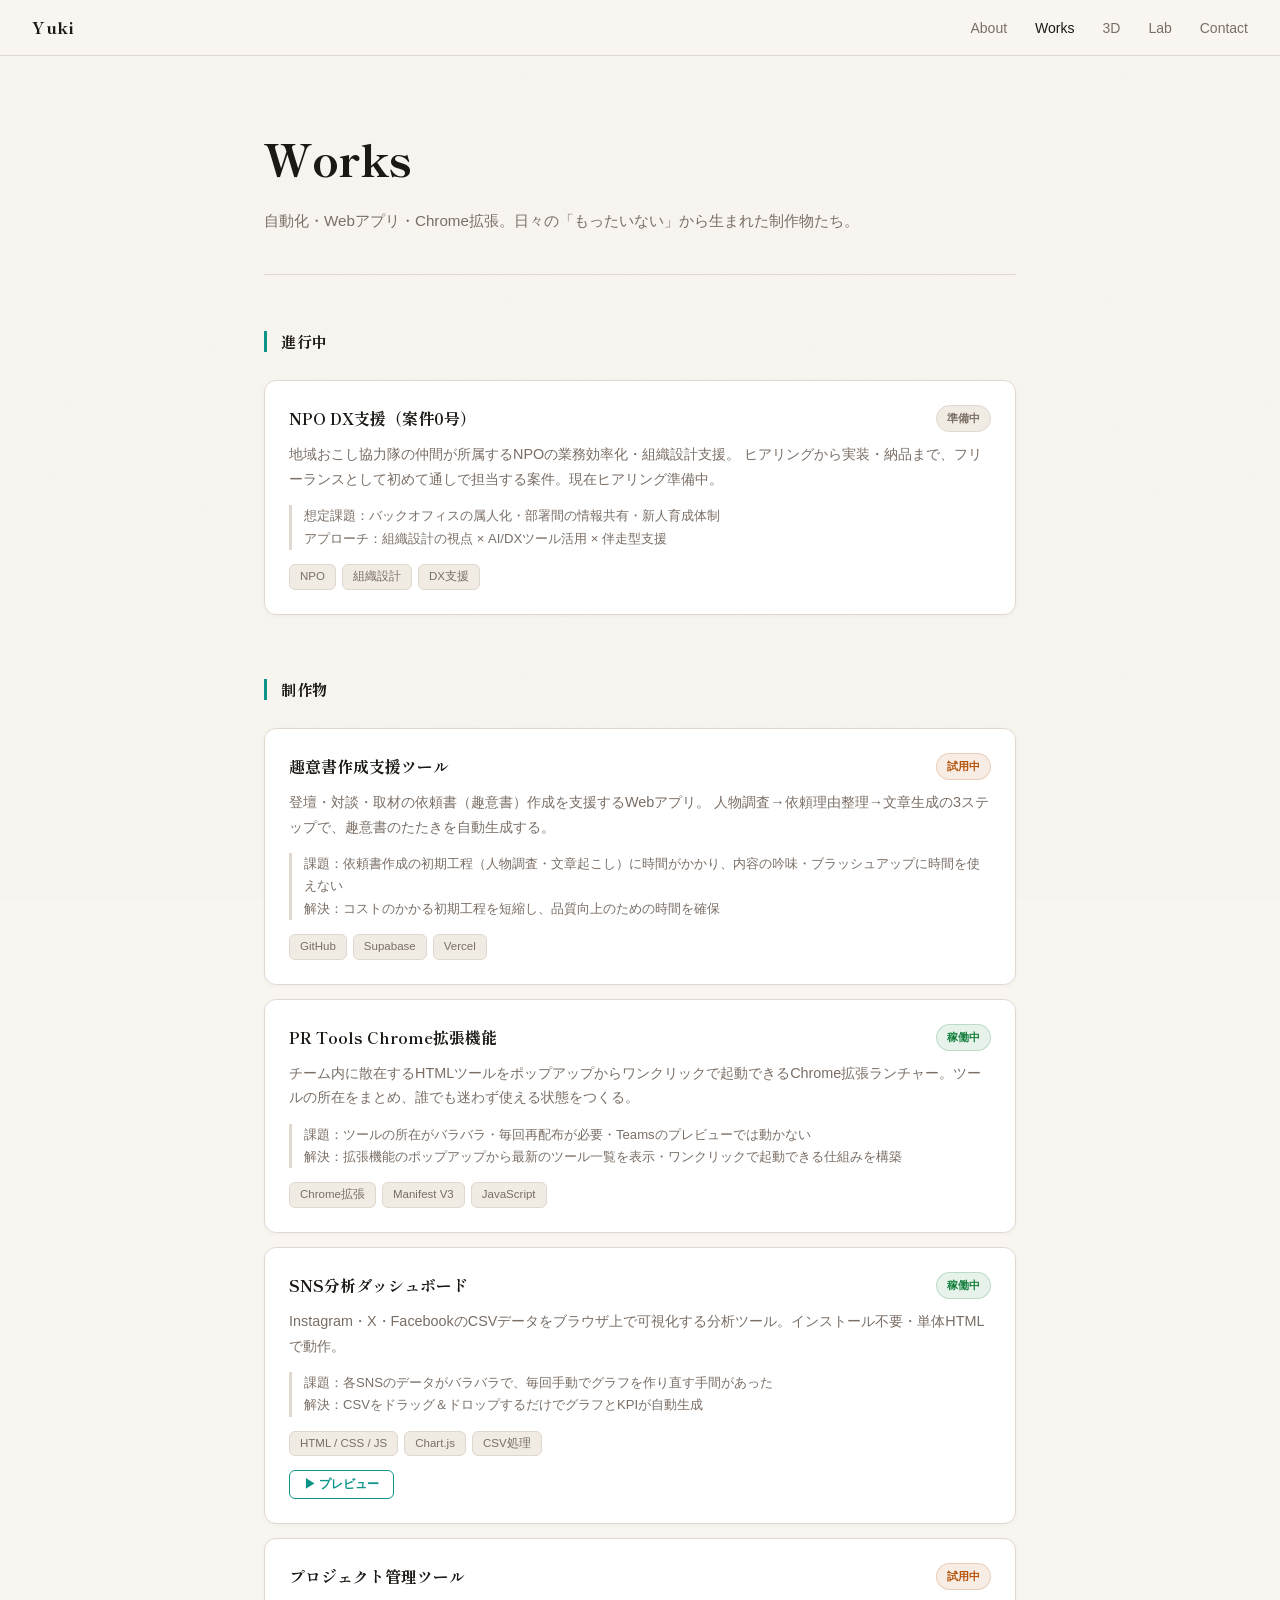
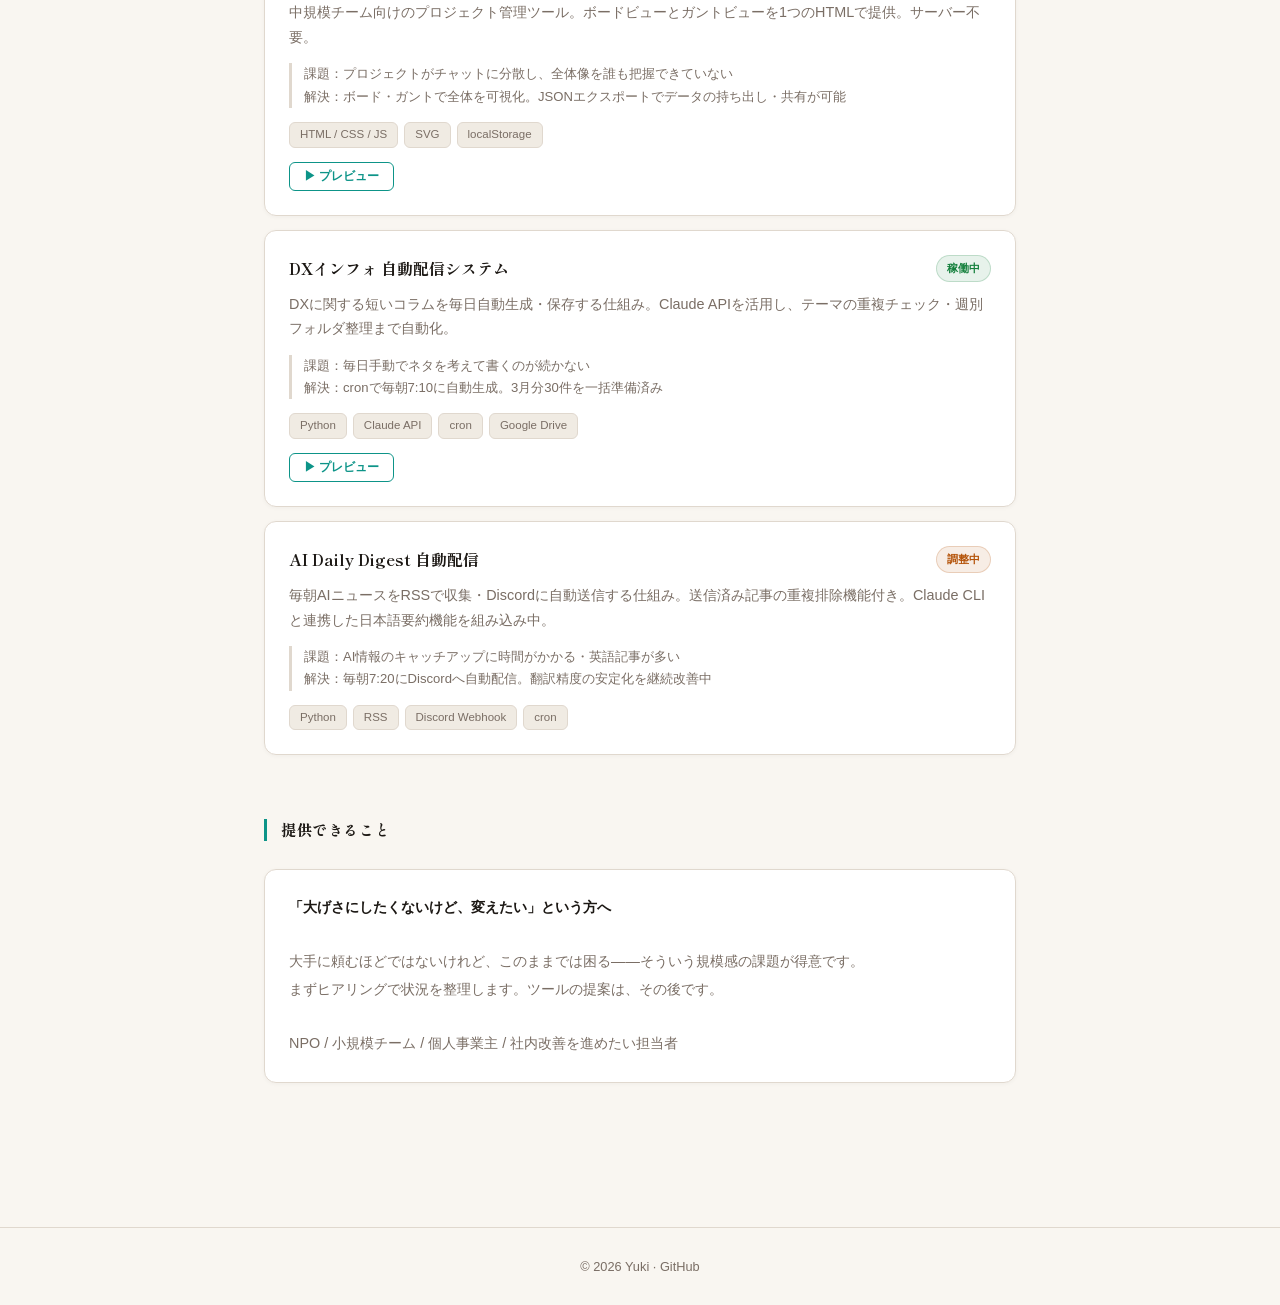
<file: works.html>
<!DOCTYPE html>
<html lang="ja">
<head>
  <meta charset="UTF-8">
  <meta name="viewport" content="width=device-width, initial-scale=1.0">
  <title>Works | Yuki</title>

  <!-- OGP / SNS共有 -->
  <meta property="og:type" content="website">
  <meta property="og:url" content="https://yuki-lm92.github.io/works.html">
  <meta property="og:title" content="Works | Yuki">
  <meta property="og:description" content="自動化・Webアプリ・Chrome拡張。日々の「もったいない」から生まれた制作物たち。">
  <meta property="og:image" content="https://yuki-lm92.github.io/og-image.svg">
  <meta name="twitter:card" content="summary_large_image">
  <meta name="twitter:title" content="Works | Yuki">
  <meta name="twitter:description" content="自動化・Webアプリ・Chrome拡張。日々の「もったいない」から生まれた制作物たち。">
  <meta name="twitter:image" content="https://yuki-lm92.github.io/og-image.svg">
  <meta name="description" content="自動化・Webアプリ・Chrome拡張。日々の「もったいない」から生まれた制作物たち。">
  <link rel="icon" href="favicon.svg" type="image/svg+xml">
  <link rel="stylesheet" href="css/style.css">
</head>
<body>

<nav>
  <a href="index.html" class="nav-logo">Yuki</a>
  <button class="nav-toggle" aria-label="メニューを開く" aria-expanded="false" onclick="toggleNav()">☰</button>
  <ul class="nav-links">
    <li><a href="about.html">About</a></li>
    <li><a href="works.html">Works</a></li>
    <li><a href="3d.html">3D</a></li>
    <li><a href="lab.html">Lab</a></li>
    <li><a href="contact.html">Contact</a></li>
  </ul>
</nav>

<main>
  <div class="page-hero">
    <h1>Works</h1>
    <p>自動化・Webアプリ・Chrome拡張。日々の「もったいない」から生まれた制作物たち。</p>
  </div>

  <!-- 進行中 -->
  <section>
    <h2 class="section-title">進行中</h2>

    <div class="card">
      <div class="card-header">
        <div class="card-title">NPO DX支援（案件0号）</div>
        <span class="status status-planning">準備中</span>
      </div>
      <div class="card-body">
        地域おこし協力隊の仲間が所属するNPOの業務効率化・組織設計支援。
        ヒアリングから実装・納品まで、フリーランスとして初めて通しで担当する案件。現在ヒアリング準備中。
      </div>
      <div class="card-detail">
        想定課題：バックオフィスの属人化・部署間の情報共有・新人育成体制<br>
        アプローチ：組織設計の視点 × AI/DXツール活用 × 伴走型支援
      </div>
      <div class="card-tags">
        <span class="card-tag">NPO</span>
        <span class="card-tag">組織設計</span>
        <span class="card-tag">DX支援</span>
      </div>
    </div>
  </section>

  <!-- 制作物 -->
  <section>
    <h2 class="section-title">制作物</h2>

    <div class="card">
      <div class="card-header">
        <div class="card-title">趣意書作成支援ツール</div>
        <span class="status status-wip">試用中</span>
      </div>
      <div class="card-body">
        登壇・対談・取材の依頼書（趣意書）作成を支援するWebアプリ。
        人物調査→依頼理由整理→文章生成の3ステップで、趣意書のたたきを自動生成する。
      </div>
      <div class="card-detail">
        課題：依頼書作成の初期工程（人物調査・文章起こし）に時間がかかり、内容の吟味・ブラッシュアップに時間を使えない<br>
        解決：コストのかかる初期工程を短縮し、品質向上のための時間を確保
      </div>
      <div class="card-tags">
        <span class="card-tag">GitHub</span>
        <span class="card-tag">Supabase</span>
        <span class="card-tag">Vercel</span>
      </div>
    </div>

    <div class="card">
      <div class="card-header">
        <div class="card-title">PR Tools Chrome拡張機能</div>
        <span class="status status-active">稼働中</span>
      </div>
      <div class="card-body">
        チーム内に散在するHTMLツールをポップアップからワンクリックで起動できるChrome拡張ランチャー。ツールの所在をまとめ、誰でも迷わず使える状態をつくる。
      </div>
      <div class="card-detail">
        課題：ツールの所在がバラバラ・毎回再配布が必要・Teamsのプレビューでは動かない<br>
        解決：拡張機能のポップアップから最新のツール一覧を表示・ワンクリックで起動できる仕組みを構築
      </div>
      <div class="card-tags">
        <span class="card-tag">Chrome拡張</span>
        <span class="card-tag">Manifest V3</span>
        <span class="card-tag">JavaScript</span>
      </div>
    </div>

    <div class="card">
      <div class="card-header">
        <div class="card-title">SNS分析ダッシュボード</div>
        <span class="status status-active">稼働中</span>
      </div>
      <div class="card-body">
        Instagram・X・FacebookのCSVデータをブラウザ上で可視化する分析ツール。インストール不要・単体HTMLで動作。
      </div>
      <div class="card-detail">
        課題：各SNSのデータがバラバラで、毎回手動でグラフを作り直す手間があった<br>
        解決：CSVをドラッグ＆ドロップするだけでグラフとKPIが自動生成
      </div>
      <div class="card-tags">
        <span class="card-tag">HTML / CSS / JS</span>
        <span class="card-tag">Chart.js</span>
        <span class="card-tag">CSV処理</span>
      </div>
      <div class="card-actions">
        <button class="btn-preview" onclick="openPreview('tools/sns-dashboard/index.html', 'SNS分析ダッシュボード')">▶ プレビュー</button>
      </div>
    </div>

    <div class="card">
      <div class="card-header">
        <div class="card-title">プロジェクト管理ツール</div>
        <span class="status status-wip">試用中</span>
      </div>
      <div class="card-body">
        中規模チーム向けのプロジェクト管理ツール。ボードビューとガントビューを1つのHTMLで提供。サーバー不要。
      </div>
      <div class="card-detail">
        課題：プロジェクトがチャットに分散し、全体像を誰も把握できていない<br>
        解決：ボード・ガントで全体を可視化。JSONエクスポートでデータの持ち出し・共有が可能
      </div>
      <div class="card-tags">
        <span class="card-tag">HTML / CSS / JS</span>
        <span class="card-tag">SVG</span>
        <span class="card-tag">localStorage</span>
      </div>
      <div class="card-actions">
        <button class="btn-preview" onclick="openPreview('tools/project-manager/index.html', 'プロジェクト管理ツール')">▶ プレビュー</button>
      </div>
    </div>

    <div class="card">
      <div class="card-header">
        <div class="card-title">DXインフォ 自動配信システム</div>
        <span class="status status-active">稼働中</span>
      </div>
      <div class="card-body">
        DXに関する短いコラムを毎日自動生成・保存する仕組み。Claude APIを活用し、テーマの重複チェック・週別フォルダ整理まで自動化。
      </div>
      <div class="card-detail">
        課題：毎日手動でネタを考えて書くのが続かない<br>
        解決：cronで毎朝7:10に自動生成。3月分30件を一括準備済み
      </div>
      <div class="card-tags">
        <span class="card-tag">Python</span>
        <span class="card-tag">Claude API</span>
        <span class="card-tag">cron</span>
        <span class="card-tag">Google Drive</span>
      </div>
      <div class="card-actions">
        <button class="btn-preview" onclick="openPreview('tools/dx-info/index.html', 'DXインフォ バックナンバー')">▶ プレビュー</button>
      </div>
    </div>

    <div class="card">
      <div class="card-header">
        <div class="card-title">AI Daily Digest 自動配信</div>
        <span class="status status-wip">調整中</span>
      </div>
      <div class="card-body">
        毎朝AIニュースをRSSで収集・Discordに自動送信する仕組み。送信済み記事の重複排除機能付き。Claude CLIと連携した日本語要約機能を組み込み中。
      </div>
      <div class="card-detail">
        課題：AI情報のキャッチアップに時間がかかる・英語記事が多い<br>
        解決：毎朝7:20にDiscordへ自動配信。翻訳精度の安定化を継続改善中
      </div>
      <div class="card-tags">
        <span class="card-tag">Python</span>
        <span class="card-tag">RSS</span>
        <span class="card-tag">Discord Webhook</span>
        <span class="card-tag">cron</span>
      </div>
    </div>
  </section>

  <!-- 提供できること -->
  <section>
    <h2 class="section-title">提供できること</h2>
    <div class="card">
      <div class="card-body" style="margin-bottom:0; line-height:1.9;">
        <strong style="color:var(--text);">「大げさにしたくないけど、変えたい」という方へ</strong><br><br>
        大手に頼むほどではないけれど、このままでは困る——そういう規模感の課題が得意です。<br>
        まずヒアリングで状況を整理します。ツールの提案は、その後です。<br><br>
        <span style="color:var(--muted);">NPO / 小規模チーム / 個人事業主 / 社内改善を進めたい担当者</span>
      </div>
    </div>
  </section>
</main>

<!-- プレビューモーダル -->
<div id="preview-modal" class="preview-modal">
  <div class="preview-modal-header">
    <span class="preview-modal-title" id="preview-title"></span>
    <div class="preview-modal-actions">
      <a id="preview-newtab" href="#" target="_blank">別タブで開く ↗</a>
      <button class="preview-close" onclick="closePreview()">✕</button>
    </div>
  </div>
  <iframe id="preview-iframe" src="" title="ツールプレビュー"></iframe>
</div>

<footer>
  © 2026 Yuki · <a href="https://github.com/Yuki-LM92" style="color:var(--muted); text-decoration:none;" target="_blank">GitHub</a>
</footer>

<script src="js/preview.js"></script>
<script>
  document.querySelectorAll('.nav-links a').forEach(a => {
    if (a.href === location.href) a.classList.add('active');
  });
</script>

<script src="js/scroll-anim.js"></script>
<script src="js/nav.js"></script>
</body>
</html>
</file>
<file: css/style.css>
@import url('https://fonts.googleapis.com/css2?family=Shippori+Mincho:wght@400;700;800&display=swap');

*, *::before, *::after { box-sizing: border-box; margin: 0; padding: 0; }

:root {
  --bg:       #F9F6F1;
  --surface:  #FFFFFF;
  --surface2: #F0EBE3;
  --border:   #E0D8CE;
  --text:     #1C1814;
  --muted:    #7A6E65;
  --accent:   #0D9488;
  --accent2:  #2DD4BF;
  --green:    #15803D;
  --yellow:   #B45309;
  --radius:   12px;
  --serif:    'Shippori Mincho', 'Hiragino Mincho Pro', 'Yu Mincho', serif;
}

body {
  background: var(--bg);
  color: var(--text);
  font-family: -apple-system, BlinkMacSystemFont, 'Hiragino Sans', 'Yu Gothic UI', sans-serif;
  line-height: 1.7;
  min-height: 100vh;
}

/* 紙のようなノイズテクスチャ */
body::before {
  content: '';
  position: fixed;
  inset: 0;
  z-index: -1;
  pointer-events: none;
  background-image: url("data:image/svg+xml,%3Csvg xmlns='http://www.w3.org/2000/svg' width='300' height='300'%3E%3Cfilter id='n'%3E%3CfeTurbulence type='fractalNoise' baseFrequency='0.72' numOctaves='4' stitchTiles='stitch'/%3E%3CfeColorMatrix type='saturate' values='0'/%3E%3C/filter%3E%3Crect width='300' height='300' filter='url(%23n)'/%3E%3C/svg%3E");
  opacity: 0.045;
}

/* ── Nav ── */
nav {
  position: sticky;
  top: 0;
  z-index: 100;
  background: rgba(249, 246, 241, 0.92);
  backdrop-filter: blur(12px);
  -webkit-backdrop-filter: blur(12px);
  border-bottom: 1px solid var(--border);
  padding: 0 32px;
  height: 56px;
  display: flex;
  align-items: center;
  justify-content: space-between;
}

.nav-logo {
  font-family: var(--serif);
  font-weight: 800;
  font-size: 1.05rem;
  color: var(--text);
  text-decoration: none;
  letter-spacing: 0.04em;
}

.nav-links {
  display: flex;
  gap: 28px;
  list-style: none;
}

.nav-links a {
  color: var(--muted);
  text-decoration: none;
  font-size: 0.875rem;
  font-weight: 500;
  transition: color 0.2s;
}

.nav-links a:hover,
.nav-links a.active {
  color: var(--text);
}

/* ── Layout ── */
main {
  max-width: 800px;
  margin: 0 auto;
  padding: 0 24px 80px;
}

section { margin-bottom: 64px; }

/* ── Section title (editorial) ── */
h2.section-title {
  font-family: var(--serif);
  font-size: 0.95rem;
  font-weight: 700;
  color: var(--text);
  margin-bottom: 28px;
  padding-left: 14px;
  border-left: 3px solid var(--accent);
  letter-spacing: 0.04em;
  line-height: 1.4;
}

/* ── Hero (home) ── */
.hero {
  padding: 96px 0 80px;
}

.hero-eyebrow {
  font-size: 0.78rem;
  color: var(--muted);
  letter-spacing: 0.1em;
  margin-bottom: 28px;
}

.hero h1 {
  font-family: var(--serif);
  font-size: clamp(2.4rem, 8vw, 4.4rem);
  font-weight: 800;
  line-height: 1.25;
  margin-bottom: 28px;
  color: var(--text);
  letter-spacing: -0.01em;
}

/* キーワードにTealアンダーライン */
.hero h1 .hl {
  position: relative;
  display: inline-block;
}

.hero h1 .hl::after {
  content: '';
  position: absolute;
  left: 0;
  bottom: 2px;
  width: 100%;
  height: 3px;
  background: var(--accent);
  border-radius: 2px;
}

.hero p {
  font-size: 1rem;
  color: var(--muted);
  max-width: 480px;
  margin: 0 0 40px;
  line-height: 1.9;
}

.hero-actions {
  display: flex;
  gap: 12px;
  flex-wrap: wrap;
}

/* ── Buttons ── */
.btn {
  display: inline-block;
  padding: 10px 24px;
  border-radius: 8px;
  font-size: 0.875rem;
  font-weight: 600;
  text-decoration: none;
  transition: all 0.2s;
}

.btn-primary {
  background: var(--accent);
  color: white;
}

.btn-primary:hover {
  background: #0b8078;
  transform: translateY(-1px);
  box-shadow: 0 8px 24px rgba(13, 148, 136, 0.28);
}

.btn-secondary {
  background: var(--surface);
  color: var(--text);
  border: 1px solid var(--border);
}

.btn-secondary:hover {
  border-color: var(--accent);
  color: var(--accent);
}

/* ── Nav cards (home) ── */
.nav-grid {
  display: grid;
  grid-template-columns: repeat(auto-fit, minmax(170px, 1fr));
  gap: 14px;
}

.nav-card {
  display: block;
  background: var(--surface);
  border: 1px solid var(--border);
  border-radius: var(--radius);
  padding: 24px 20px;
  text-decoration: none;
  transition: all 0.2s;
  box-shadow: 0 1px 4px rgba(28, 24, 20, 0.04);
}

.nav-card:hover {
  border-color: var(--accent);
  transform: translateY(-3px);
  box-shadow: 0 12px 32px rgba(13, 148, 136, 0.1);
}

.nav-card-icon  { font-size: 1.6rem; margin-bottom: 12px; }
.nav-card-title { font-family: var(--serif); font-weight: 700; font-size: 0.95rem; color: var(--text); margin-bottom: 4px; }
.nav-card-desc  { font-size: 0.8rem; color: var(--muted); }

/* ── Cards (works) ── */
.card {
  background: var(--surface);
  border: 1px solid var(--border);
  border-radius: var(--radius);
  padding: 24px;
  margin-bottom: 14px;
  transition: border-color 0.2s, transform 0.2s, box-shadow 0.2s;
  box-shadow: 0 1px 4px rgba(28, 24, 20, 0.04);
}

.card:hover {
  border-color: var(--accent);
  transform: translateY(-2px);
  box-shadow: 0 8px 24px rgba(13, 148, 136, 0.09);
}

.card-header {
  display: flex;
  align-items: flex-start;
  justify-content: space-between;
  gap: 12px;
  margin-bottom: 10px;
}

.card-title  { font-family: var(--serif); font-size: 1rem; font-weight: 700; }
.card-body   { font-size: 0.9rem; color: var(--muted); margin-bottom: 14px; line-height: 1.7; }

.card-detail {
  font-size: 0.82rem;
  color: var(--muted);
  margin: 8px 0 14px;
  padding-left: 12px;
  border-left: 3px solid var(--border);
  line-height: 1.7;
}

.card-tags  { display: flex; flex-wrap: wrap; gap: 6px; }
.card-tag {
  background: var(--surface2);
  color: var(--muted);
  font-size: 0.72rem;
  padding: 2px 10px;
  border-radius: 6px;
  border: 1px solid var(--border);
}

/* ── Status ── */
.status {
  font-size: 0.7rem;
  font-weight: 600;
  padding: 3px 10px;
  border-radius: 20px;
  white-space: nowrap;
  flex-shrink: 0;
}

.status-active   { background: rgba(21, 128, 61, 0.10);  color: var(--green); border: 1px solid rgba(21, 128, 61, 0.2); }
.status-wip      { background: rgba(180, 83, 9, 0.10);   color: var(--yellow); border: 1px solid rgba(180, 83, 9, 0.2); }
.status-planning { background: var(--surface2); color: var(--muted); border: 1px solid var(--border); }

/* ── Page hero (about / works / contact) ── */
.page-hero {
  padding: 64px 0 40px;
  margin-bottom: 56px;
  border-bottom: 1px solid var(--border);
}

.page-hero h1 {
  font-family: var(--serif);
  font-size: clamp(1.8rem, 5vw, 2.8rem);
  font-weight: 800;
  margin-bottom: 12px;
  color: var(--text);
  letter-spacing: -0.01em;
}

.page-hero p {
  color: var(--muted);
  font-size: 0.95rem;
}

/* ── About / Philosophy ── */
.philosophy-block {
  border-left: 3px solid var(--accent);
  padding: 4px 0 4px 24px;
  margin-bottom: 40px;
}

.philosophy-block .label {
  font-size: 0.72rem;
  color: var(--accent);
  text-transform: uppercase;
  letter-spacing: 0.1em;
  font-weight: 700;
  margin-bottom: 10px;
}

.philosophy-block .quote {
  font-family: var(--serif);
  font-size: 1.2rem;
  font-weight: 700;
  color: var(--text);
  margin-bottom: 10px;
  line-height: 1.5;
}

.philosophy-block p {
  font-size: 0.9rem;
  color: var(--muted);
}

.skills-wrap { display: flex; flex-wrap: wrap; gap: 8px; }

.skill-tag {
  background: var(--surface2);
  border: 1px solid var(--border);
  color: var(--muted);
  font-size: 0.82rem;
  padding: 6px 14px;
  border-radius: 8px;
}

/* ── Footer ── */
footer {
  border-top: 1px solid var(--border);
  padding: 28px 24px;
  text-align: center;
  color: var(--muted);
  font-size: 0.8rem;
}

/* ── Preview Modal ── */
.preview-modal {
  display: none;
  position: fixed;
  inset: 0;
  z-index: 1000;
  background: rgba(0, 0, 0, 0.85);
  backdrop-filter: blur(4px);
  flex-direction: column;
}

.preview-modal.open { display: flex; }

.preview-modal-header {
  display: flex;
  align-items: center;
  justify-content: space-between;
  padding: 0 16px;
  height: 52px;
  background: var(--surface);
  border-bottom: 1px solid var(--border);
  flex-shrink: 0;
  gap: 12px;
}

.preview-modal-title {
  font-size: 0.9rem;
  font-weight: 700;
  color: var(--text);
  flex: 1;
}

.preview-modal-actions { display: flex; align-items: center; gap: 10px; }

.preview-modal-actions a {
  font-size: 0.78rem;
  color: var(--accent);
  text-decoration: none;
  padding: 4px 10px;
  border: 1px solid var(--accent);
  border-radius: 6px;
  transition: all 0.15s;
}

.preview-modal-actions a:hover { background: var(--accent); color: white; }

.preview-close {
  background: none;
  border: none;
  color: var(--muted);
  font-size: 1.4rem;
  cursor: pointer;
  line-height: 1;
  padding: 4px 8px;
  border-radius: 6px;
  transition: color 0.15s;
}

.preview-close:hover { color: var(--text); }

.preview-modal iframe {
  flex: 1;
  width: 100%;
  border: none;
  background: white;
}

/* ── Card preview button ── */
.card-actions { display: flex; gap: 8px; margin-top: 14px; }

.btn-preview {
  font-size: 0.78rem;
  font-weight: 600;
  padding: 5px 14px;
  border-radius: 6px;
  border: 1px solid var(--accent);
  color: var(--accent);
  background: none;
  cursor: pointer;
  transition: all 0.15s;
  text-decoration: none;
  display: inline-block;
}

.btn-preview:hover { background: var(--accent); color: white; }

/* ── Timeline ── */
.timeline {
  position: relative;
  padding-left: 80px;
}

.timeline::before {
  content: '';
  position: absolute;
  left: 56px;
  top: 8px;
  bottom: 8px;
  width: 1px;
  background: var(--border);
}

.timeline-item {
  position: relative;
  margin-bottom: 32px;
  display: flex;
  align-items: flex-start;
}

.timeline-item:last-child { margin-bottom: 0; }

.timeline-date {
  position: absolute;
  left: -80px;
  top: 2px;
  font-size: 0.7rem;
  color: var(--muted);
  font-variant-numeric: tabular-nums;
  letter-spacing: 0.03em;
  white-space: nowrap;
  width: 60px;
  text-align: right;
}

.timeline-dot {
  position: absolute;
  left: -26px;
  top: 6px;
  width: 9px;
  height: 9px;
  border-radius: 50%;
  background: var(--accent);
  border: 2px solid var(--bg);
  box-shadow: 0 0 0 1px var(--accent);
}

.timeline-content {
  background: var(--surface);
  border: 1px solid var(--border);
  border-radius: var(--radius);
  padding: 16px 20px;
  width: 100%;
  transition: border-color 0.2s;
  box-shadow: 0 1px 4px rgba(28, 24, 20, 0.04);
}

.timeline-content:hover { border-color: var(--accent); }

.timeline-title {
  font-family: var(--serif);
  font-size: 0.92rem;
  font-weight: 700;
  color: var(--text);
  margin-bottom: 6px;
}

.timeline-desc {
  font-size: 0.82rem;
  color: var(--muted);
  line-height: 1.7;
  margin-bottom: 10px;
}

.timeline-tag {
  font-size: 0.68rem;
  font-weight: 600;
  padding: 2px 10px;
  border-radius: 20px;
  white-space: nowrap;
}

/* ── Scroll fade-in ── */
.fade-in {
  opacity: 0;
  transform: translateY(20px);
  transition: opacity 0.5s ease, transform 0.5s ease;
}

.fade-in.visible {
  opacity: 1;
  transform: translateY(0);
}

/* ── Hamburger button ── */
.nav-toggle {
  display: none;
  background: none;
  border: none;
  color: var(--text);
  font-size: 1.3rem;
  cursor: pointer;
  padding: 4px 8px;
  line-height: 1;
  border-radius: 6px;
  transition: color 0.2s;
}
.nav-toggle:hover { color: var(--accent); }

/* ── Responsive ── */
@media (max-width: 600px) {
  nav { padding: 0 16px; position: relative; }

  .nav-toggle { display: block; }

  .nav-links {
    display: none;
    flex-direction: column;
    gap: 0;
    position: absolute;
    top: 56px;
    left: 0;
    right: 0;
    background: rgba(249, 246, 241, 0.98);
    backdrop-filter: blur(16px);
    -webkit-backdrop-filter: blur(16px);
    border-bottom: 1px solid var(--border);
    padding: 8px 0 16px;
    z-index: 99;
  }

  .nav-links.open { display: flex; }

  .nav-links li { border-bottom: 1px solid var(--border); }
  .nav-links li:last-child { border-bottom: none; }

  .nav-links a {
    display: block;
    padding: 14px 24px;
    font-size: 0.95rem;
  }

  .hero { padding: 64px 0 56px; }
  main { padding: 0 16px 64px; }

  .timeline { padding-left: 64px; }
  .timeline-date { left: -64px; width: 46px; font-size: 0.65rem; }
  .timeline-dot { left: -20px; }
}
</file>
